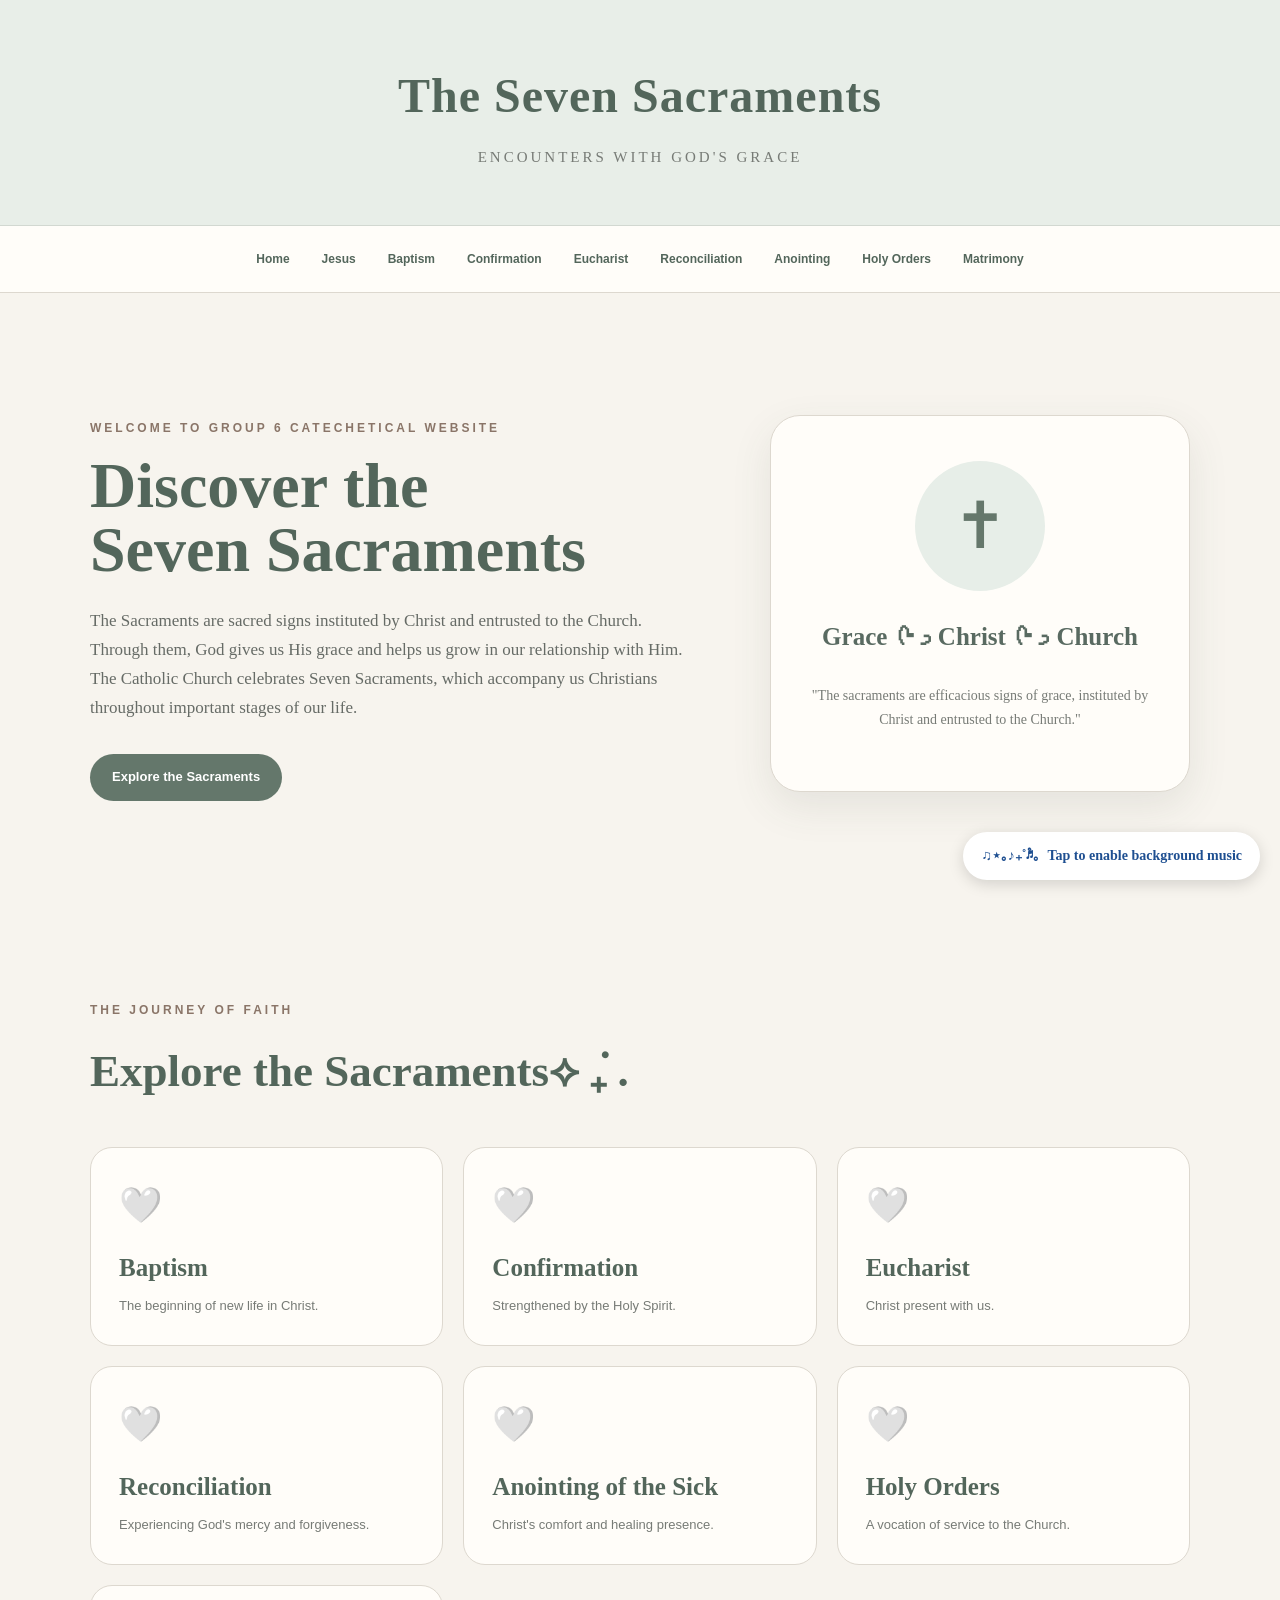
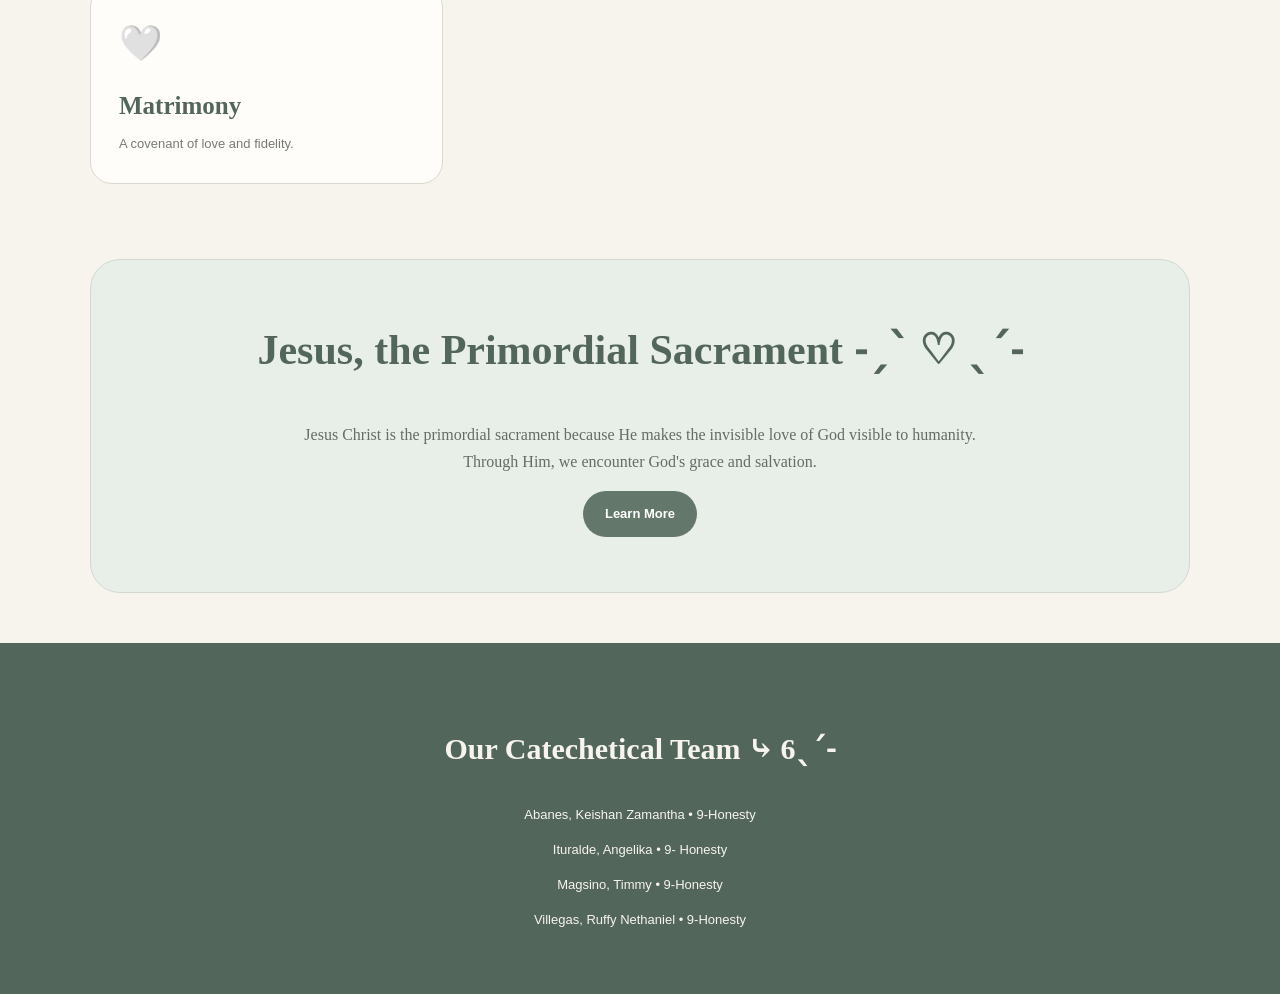
<file: index.html>
<!DOCTYPE html>
<html lang="en">

<head>
    <meta charset="UTF-8">
    <meta name="viewport" content="width=device-width, initial-scale=1.0">

    <title>The Seven Sacraments</title>

    <link rel="stylesheet" href="styles.css">
</head>

<body>

<div id="musicPrompt">
    ♫⋆｡♪₊˚♬゚。Tap to enable background music
</div>

    <header>
        <h1>The Seven Sacraments</h1>

        <p>
            Encounters with God's Grace
        </p>
    </header>


    <nav>
        <a href="index.html">Home</a>
        <a href="jesus.html">Jesus</a>
        <a href="baptism.html">Baptism</a>
        <a href="confirmation.html">Confirmation</a>
        <a href="eucharist.html">Eucharist</a>
        <a href="reconciliation.html">Reconciliation</a>
        <a href="anointing.html">Anointing</a>
        <a href="orders.html">Holy Orders</a>
        <a href="matrimony.html">Matrimony</a>
    </nav>


    <main>

        <section class="hero">

            <div class="hero-text">

                <p class="small-title">
                    WELCOME TO GROUP 6 CATECHETICAL WEBSITE
                </p>

                <h2>
                    Discover the<br>
                    Seven Sacraments
                </h2>

                <p>
                    The Sacraments are sacred signs instituted by Christ and entrusted to the Church. 
Through them, God gives us His grace and helps us grow in our relationship with Him. 
	The Catholic Church celebrates Seven Sacraments, which accompany us Christians throughout important stages of our life.
                </p>

                <a class="button" href="#sacraments">
                    Explore the Sacraments
                </a>

            </div>


            <div class="hero-card">

                <div class="cross">
                    ✝
                </div>

                <h3>
                   Grace ᢉ𐭩 Christ ᢉ𐭩 Church
                </h3>

                <p>
                    "The sacraments are efficacious signs of grace,
                    instituted by Christ and entrusted to the Church."
                </p>

            </div>

        </section>


        <section id="sacraments">

            <p class="small-title">
                THE JOURNEY OF FAITH
            </p>

            <h2>
                Explore the Sacraments⟡ ݁₊ .
            </h2>

            <div class="sacrament-grid">

                <a href="baptism.html" class="sacrament-card">
                   <span>🤍</span>
                    <h3>Baptism</h3>
                    <p>The beginning of new life in Christ.</p>
                </a>


                <a href="confirmation.html" class="sacrament-card">
                    <span>🤍</span>
                    <h3>Confirmation</h3>
                    <p>Strengthened by the Holy Spirit.</p>
                </a>


                <a href="eucharist.html" class="sacrament-card">
                  <span>🤍</span>
                    <h3>Eucharist</h3>
                    <p>Christ present with us.</p>
                </a>


                <a href="reconciliation.html" class="sacrament-card">
                   <span>🤍</span>
                    <h3>Reconciliation</h3>
                    <p>Experiencing God's mercy and forgiveness.</p>
                </a>


                <a href="anointing.html" class="sacrament-card">
                    <span>🤍</span>
                    <h3>Anointing of the Sick</h3>
                    <p>Christ's comfort and healing presence.</p>
                </a>


                <a href="holy-orders.html" class="sacrament-card">
                  <span>🤍</span>
                    <h3>Holy Orders</h3>
                    <p>A vocation of service to the Church.</p>
                </a>


                <a href="matrimony.html" class="sacrament-card">
                   <span>🤍</span>
                    <h3>Matrimony</h3>
                    <p>A covenant of love and fidelity.</p>
                </a>

            </div>

        </section>


        <section class="about">

            <h2>
                Jesus, the Primordial Sacrament ˗ˏˋ ♡ ˎˊ˗
            </h2>

            <p>
                Jesus Christ is the primordial sacrament because
                He makes the invisible love of God visible to humanity.
                Through Him, we encounter God's grace and salvation.
            </p>

            <a class="button" href="jesus.html">
                Learn More
            </a>

        </section>

    </main>


    <footer>

        <h3>
            Our Catechetical Team ⤷ 6ˎˊ˗
        </h3>

        <p>
            Abanes, Keishan Zamantha • 9-Honesty
        </p>

        <p>
            Ituralde, Angelika • 9- Honesty
        </p>

        <p>
            Magsino, Timmy • 9-Honesty
        </p>

        <p>
            Villegas, Ruffy Nethaniel • 9-Honesty
        </p>
    </footer>

<!-- BACKGROUND MUSIC -->
<audio id="backgroundMusic" loop preload="auto">
    <source src="Awit ng Paghahangad Instrumental.mp3" type="audio/mpeg">
</audio>

<script>
const music = document.getElementById("backgroundMusic");

// Remember where the song was
const savedTime = localStorage.getItem("musicTime");

if (savedTime) {
    music.currentTime = parseFloat(savedTime);
}

// Start music after the first interaction
function startMusic() {
    music.play().then(() => {
        const prompt = document.getElementById("musicPrompt");

        if (prompt) {
            prompt.style.display = "none";
        }

        localStorage.setItem("musicEnabled", "true");
    }).catch(() => {});
}

document.addEventListener("click", startMusic);
document.addEventListener("touchstart", startMusic);

// Save the current position regularly
setInterval(() => {
    if (!music.paused) {
        localStorage.setItem("musicTime", music.currentTime);
    }
}, 200);

// Save the exact position before leaving the page
window.addEventListener("beforeunload", () => {
    localStorage.setItem("musicTime", music.currentTime);
});
</script>


<!-- YOUTUBE VIDEO CONTROL -->
<script src="https://www.youtube.com/iframe_api"></script>

<script>
let players = [];

function onYouTubeIframeAPIReady() {
    document.querySelectorAll("iframe[src*='youtube.com/embed/']").forEach((iframe) => {
        players.push(new YT.Player(iframe, {
            events: {
                onStateChange: function(event) {
                    const music = document.getElementById("backgroundMusic");

                    if (event.data === YT.PlayerState.PLAYING) {
                        music.pause();
                    }

                    if (
                        event.data === YT.PlayerState.ENDED ||
                        event.data === YT.PlayerState.PAUSED
                    ) {
                        music.play().catch(() => {});
                    }
                }
            }
        }));
    });
}

document.addEventListener("visibilitychange", () => {
    if (document.hidden) {
        music.pause();
    }
});

window.addEventListener("pagehide", () => {
    music.pause();
});

</script>

</body>
</html>
</file>
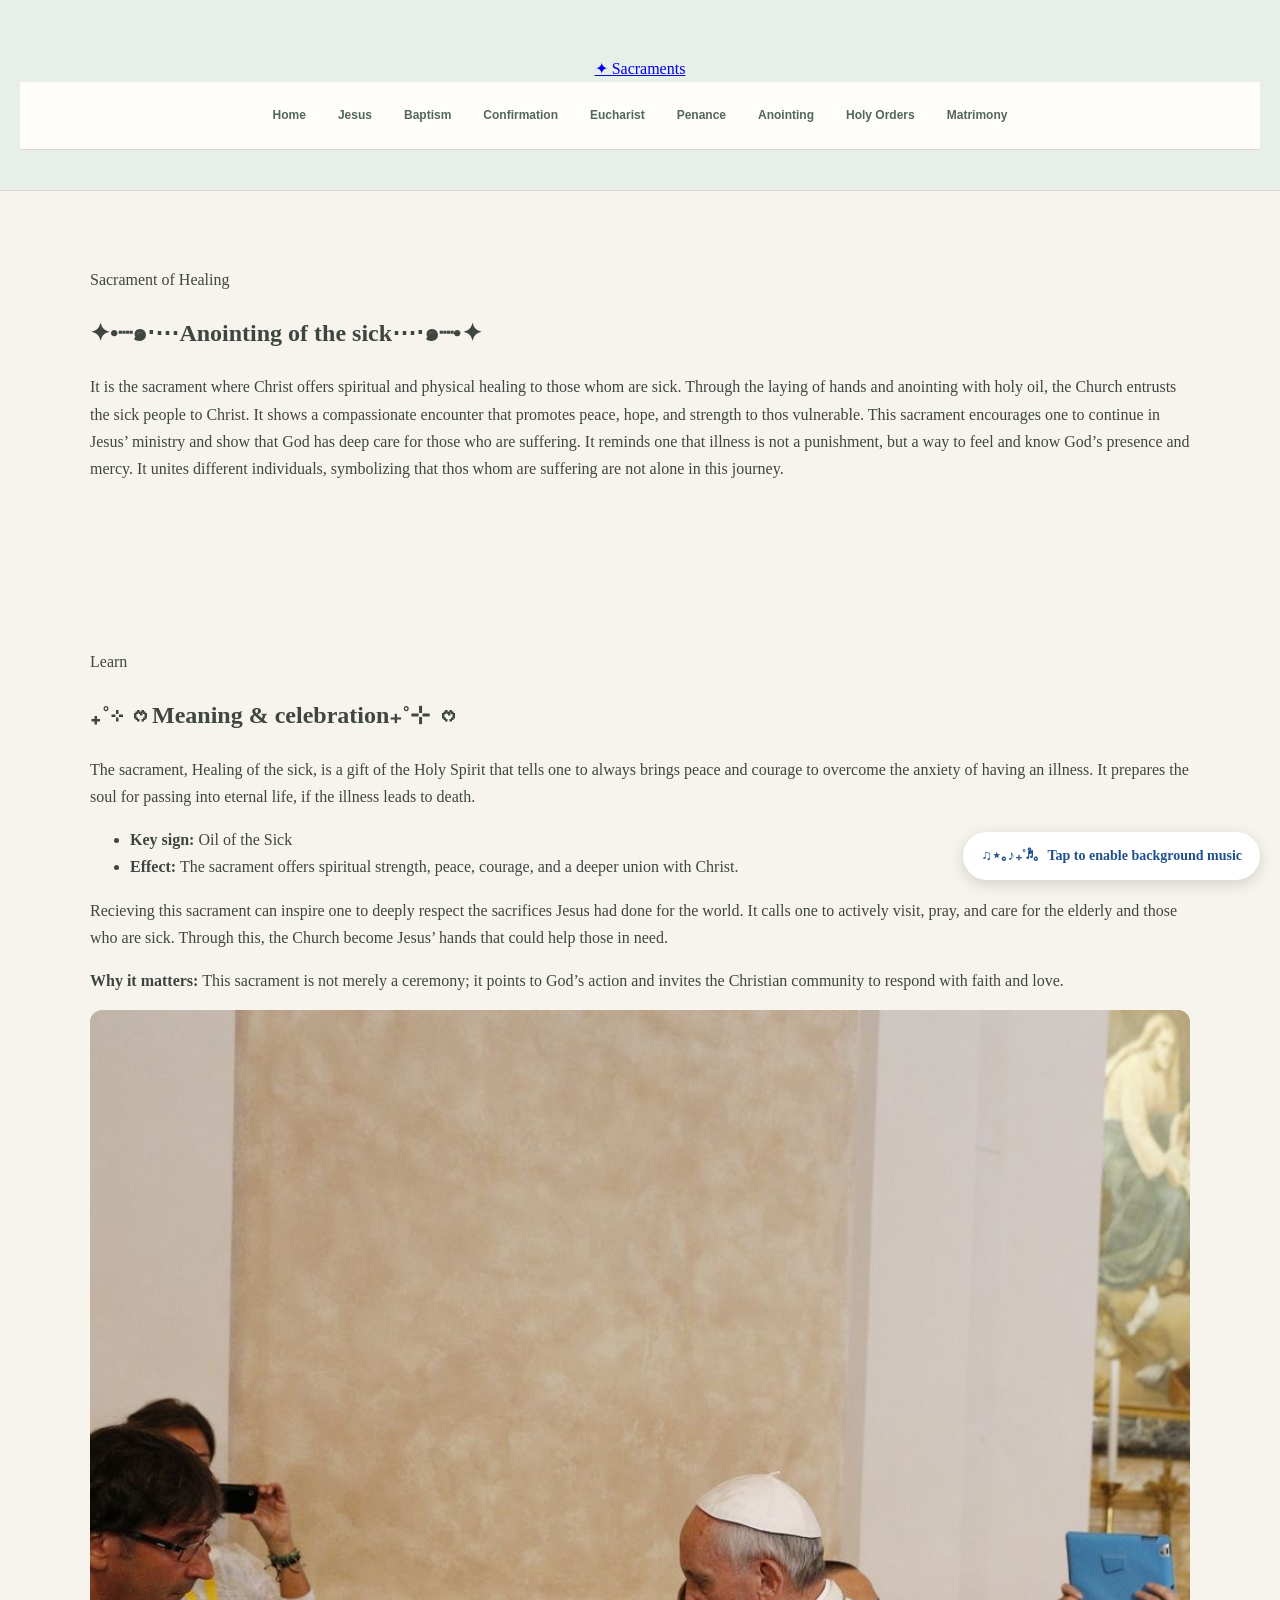
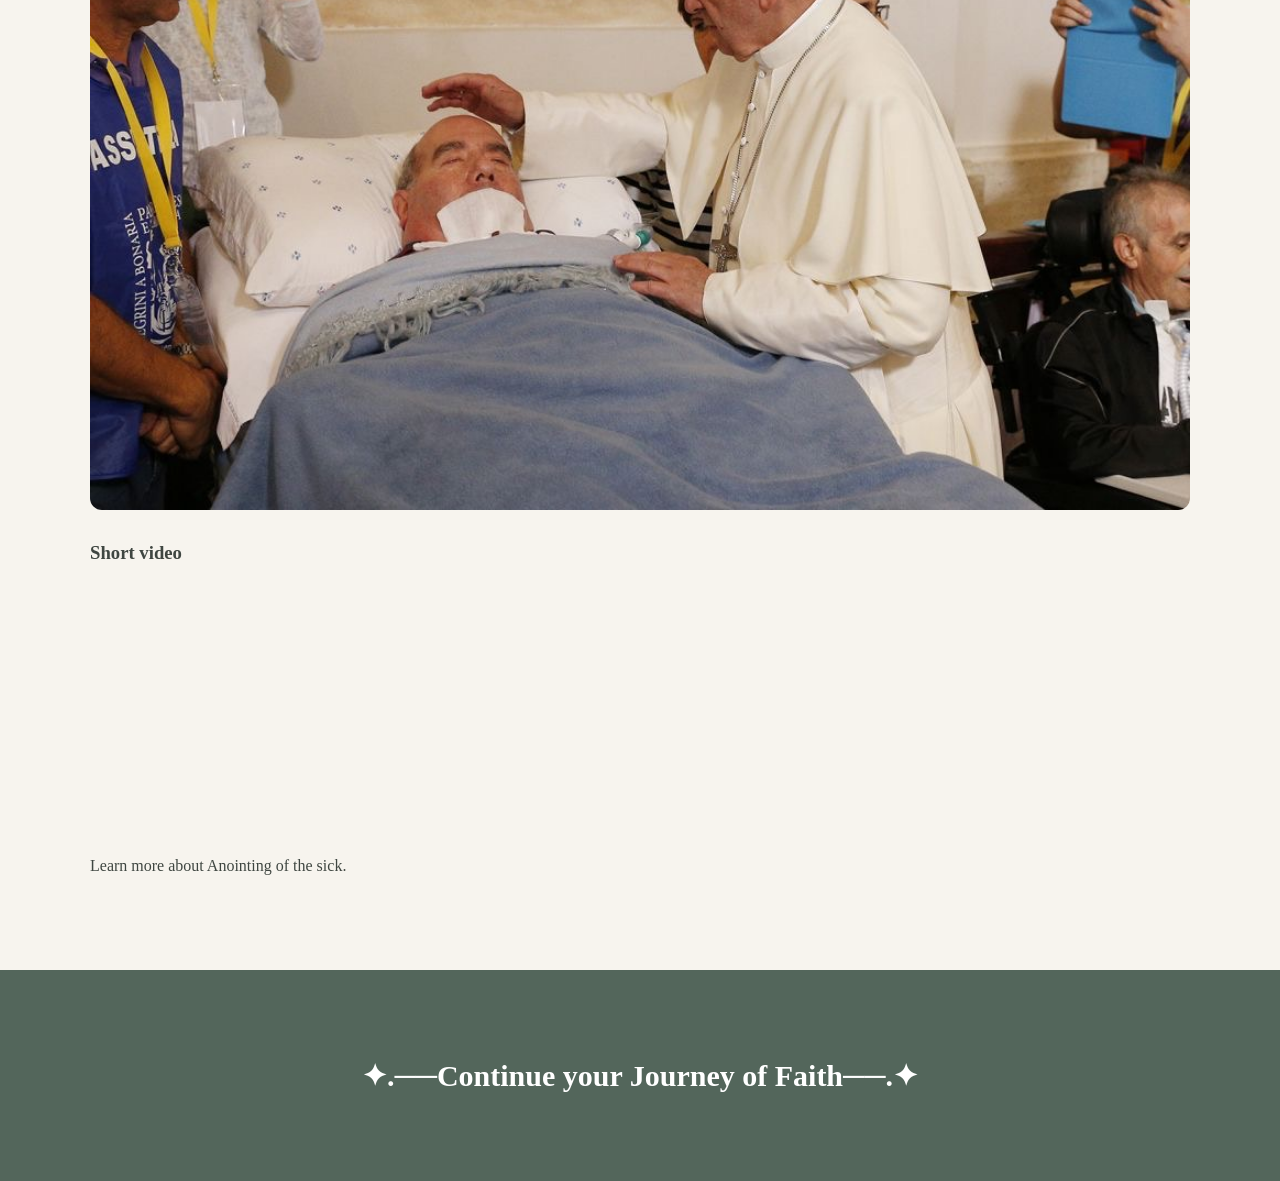
<file: anointing.html>
<!DOCTYPE html>
<html lang="en">
<head>
<meta charset="UTF-8"><meta name="viewport" content="width=device-width, initial-scale=1.0">
<title>Anointing of the Sick | Sacraments</title><link rel="stylesheet" href="styles.css">
</head>
<body>

<div id="musicPrompt">
    ♫⋆｡♪₊˚♬゚。Tap to enable background music
</div>

<header><div class="container nav"><a class="brand" href="index.html">✦ Sacraments</a><nav>
<a href="index.html">Home</a>
<a href="jesus.html">Jesus</a>
<a href="baptism.html">Baptism</a>
<a href="confirmation.html">Confirmation</a>
<a href="eucharist.html">Eucharist</a>
<a href="reconciliation.html">Penance</a>
<a href="anointing.html">Anointing</a>
<a href="orders.html">Holy Orders</a>
<a href="matrimony.html">Matrimony</a>
</nav></div></header>

<main>
<section class="page-hero"><div class="container"><div class="hero-mini">
<div><div class="kicker">Sacrament of Healing</div><h1>✦•┈๑⋅⋯Anointing of the sick⋯⋅๑┈•✦</h1>
<p class="lead">It is the sacrament where Christ offers spiritual and physical healing to those whom are sick. Through the laying of hands and anointing with holy oil, the Church entrusts the sick people to Christ. It shows a compassionate encounter that promotes peace, hope, and strength to thos vulnerable.

This sacrament encourages one to continue in Jesus’ ministry and show that God has deep care for those who are suffering. It reminds one that illness is not a punishment, but a way to feel and know God’s presence and mercy. It unites different individuals, symbolizing that thos whom are suffering are not alone in this journey.</p></div>
</div></div></section>
<section class="section"><div class="container detail">
<div class="info-box"><div class="kicker">Learn</div><h2>₊˚⊹ ᰔMeaning & celebration₊˚⊹ ᰔ</h2>
<p>The sacrament, Healing of the sick, is a gift of the Holy Spirit that tells one to always brings peace and courage to overcome the anxiety of having an illness. It prepares the soul for passing into eternal life, if the illness leads to death.
</p>
<ul><li><strong>Key sign:</strong> Oil of the Sick</li><li><strong>Effect:</strong> The sacrament offers spiritual strength, peace, courage, and a deeper union with Christ.</li></ul>
<div class="quote">Recieving this sacrament can inspire one to deeply respect the sacrifices Jesus had done for the world. It calls one to actively visit, pray, and care for the elderly and those who are sick. Through this, the Church become Jesus’ hands that could help those in need.
</div>
<p><strong>Why it matters:</strong> This sacrament is not merely a ceremony; it points to God’s action and invites the Christian community to respond with faith and love.</p>
</div>
<div>
   <div class="icon">
  <img src="photo7.jpg" alt="photo 7">
</div>
<div class="media" style="margin-top:18px"><h3>Short video</h3>
 <iframe
    width="100%"
    height="240"
    style="border:0;border-radius:15px"
    src="https://www.youtube.com/embed/ksNW0us95Tw?enablejsapi=1"
    title="The Sacrament of the Holy Eucharist"
    allow="autoplay; encrypted-media"
    allowfullscreen>
</iframe>

    <p class="note">
        Learn more about Anointing of the sick.
    </p>

</div>
</div>
</div></section>
</main>


<footer>
 <div class="container footer-grid">
  <div><h3 style="color:#fff">✦.──Continue your Journey of Faith──.✦</h3>
</footer>

<!-- BACKGROUND MUSIC -->
<audio id="backgroundMusic" loop preload="auto">
    <source src="Awit ng Paghahangad Instrumental.mp3" type="audio/mpeg">
</audio>

<script>
const music = document.getElementById("backgroundMusic");

// Remember where the song was
const savedTime = localStorage.getItem("musicTime");

if (savedTime) {
    music.currentTime = parseFloat(savedTime);
}

// Start music after the first interaction
function startMusic() {
    music.play().then(() => {
        const prompt = document.getElementById("musicPrompt");

        if (prompt) {
            prompt.style.display = "none";
        }

        localStorage.setItem("musicEnabled", "true");
    }).catch(() => {});
}

document.addEventListener("click", startMusic);
document.addEventListener("touchstart", startMusic);

// Save the current position regularly
setInterval(() => {
    if (!music.paused) {
        localStorage.setItem("musicTime", music.currentTime);
    }
}, 200);

// Save the exact position before leaving the page
window.addEventListener("beforeunload", () => {
    localStorage.setItem("musicTime", music.currentTime);
});
</script>


<!-- YOUTUBE VIDEO CONTROL -->
<script src="https://www.youtube.com/iframe_api"></script>

<script>
let players = [];

function onYouTubeIframeAPIReady() {
    document.querySelectorAll("iframe[src*='youtube.com/embed/']").forEach((iframe) => {
        players.push(new YT.Player(iframe, {
            events: {
                onStateChange: function(event) {
                    const music = document.getElementById("backgroundMusic");

                    if (event.data === YT.PlayerState.PLAYING) {
                        music.pause();
                    }

                    if (
                        event.data === YT.PlayerState.ENDED ||
                        event.data === YT.PlayerState.PAUSED
                    ) {
                        music.play().catch(() => {});
                    }
                }
            }
        }));
    });
}

document.addEventListener("visibilitychange", () => {
    if (document.hidden) {
        music.pause();
    }
});

window.addEventListener("pagehide", () => {
    music.pause();
});

</script>

</body>
</html>
</file>
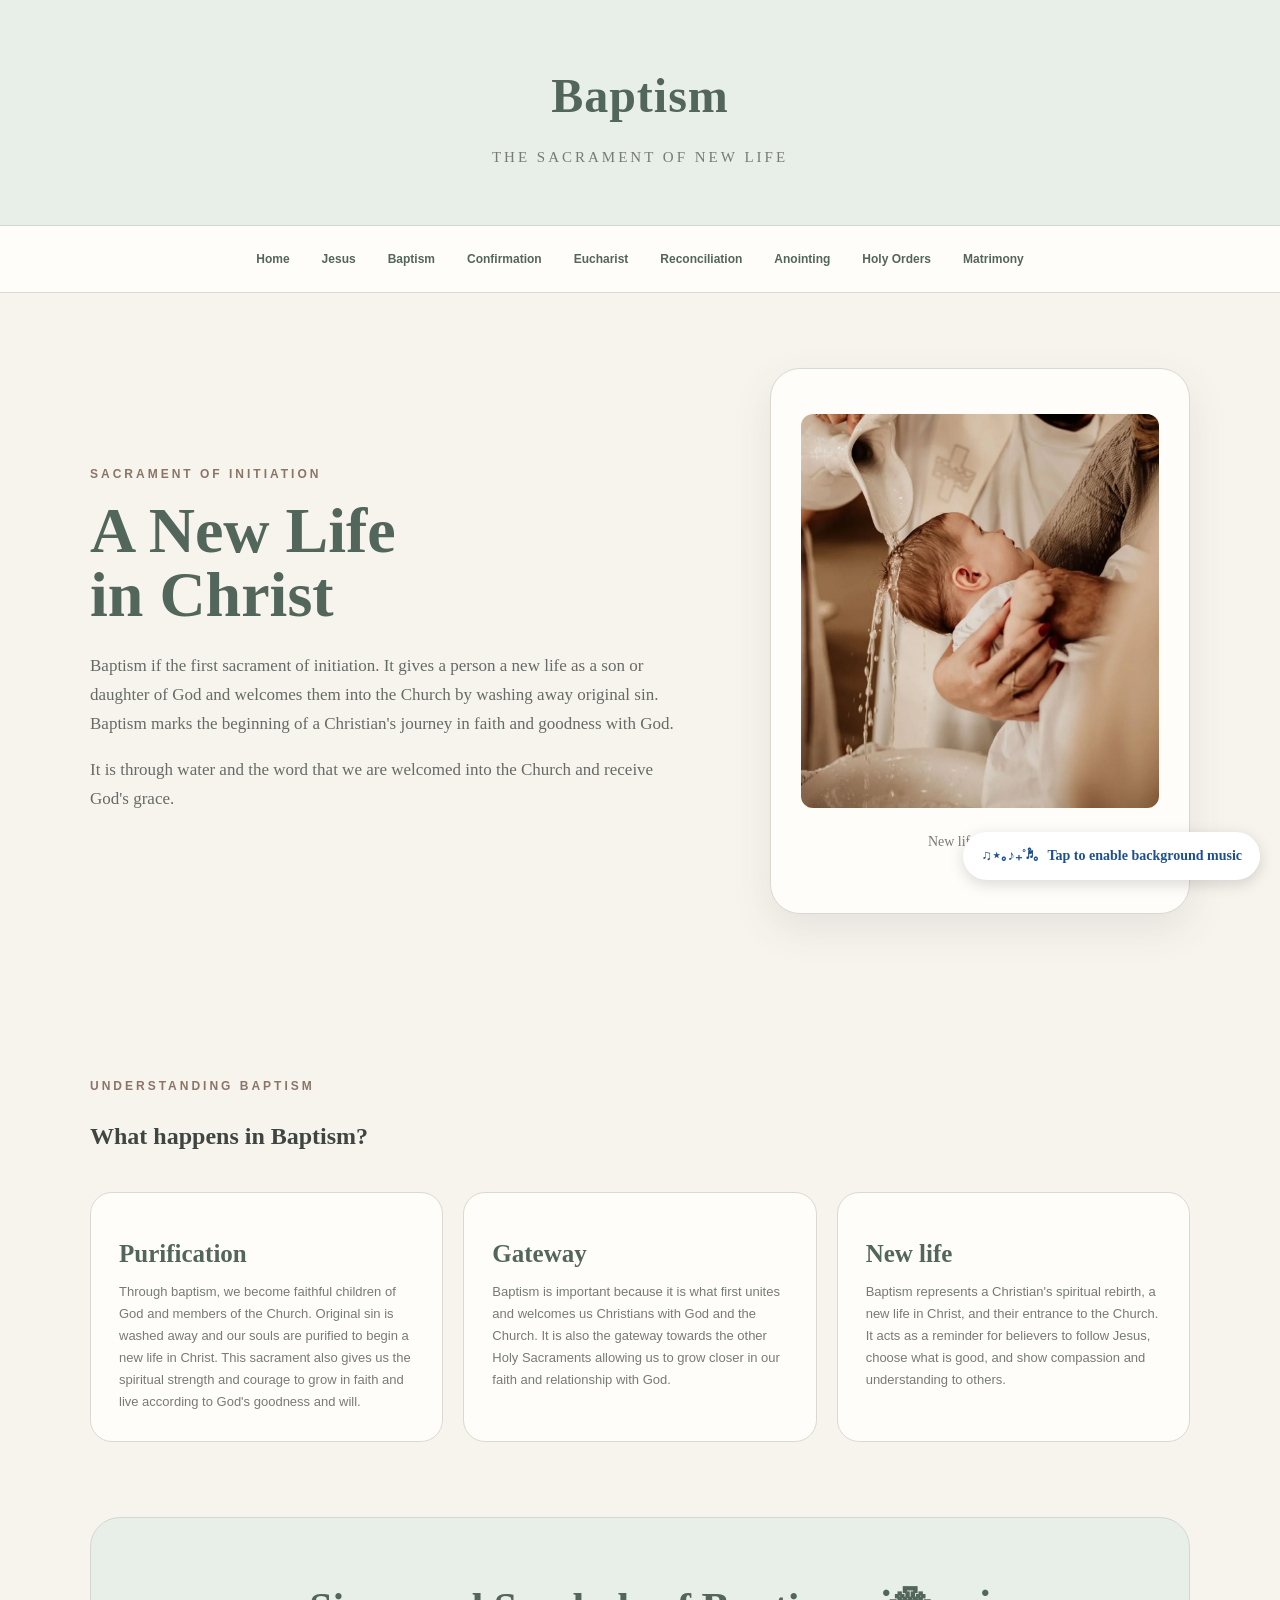
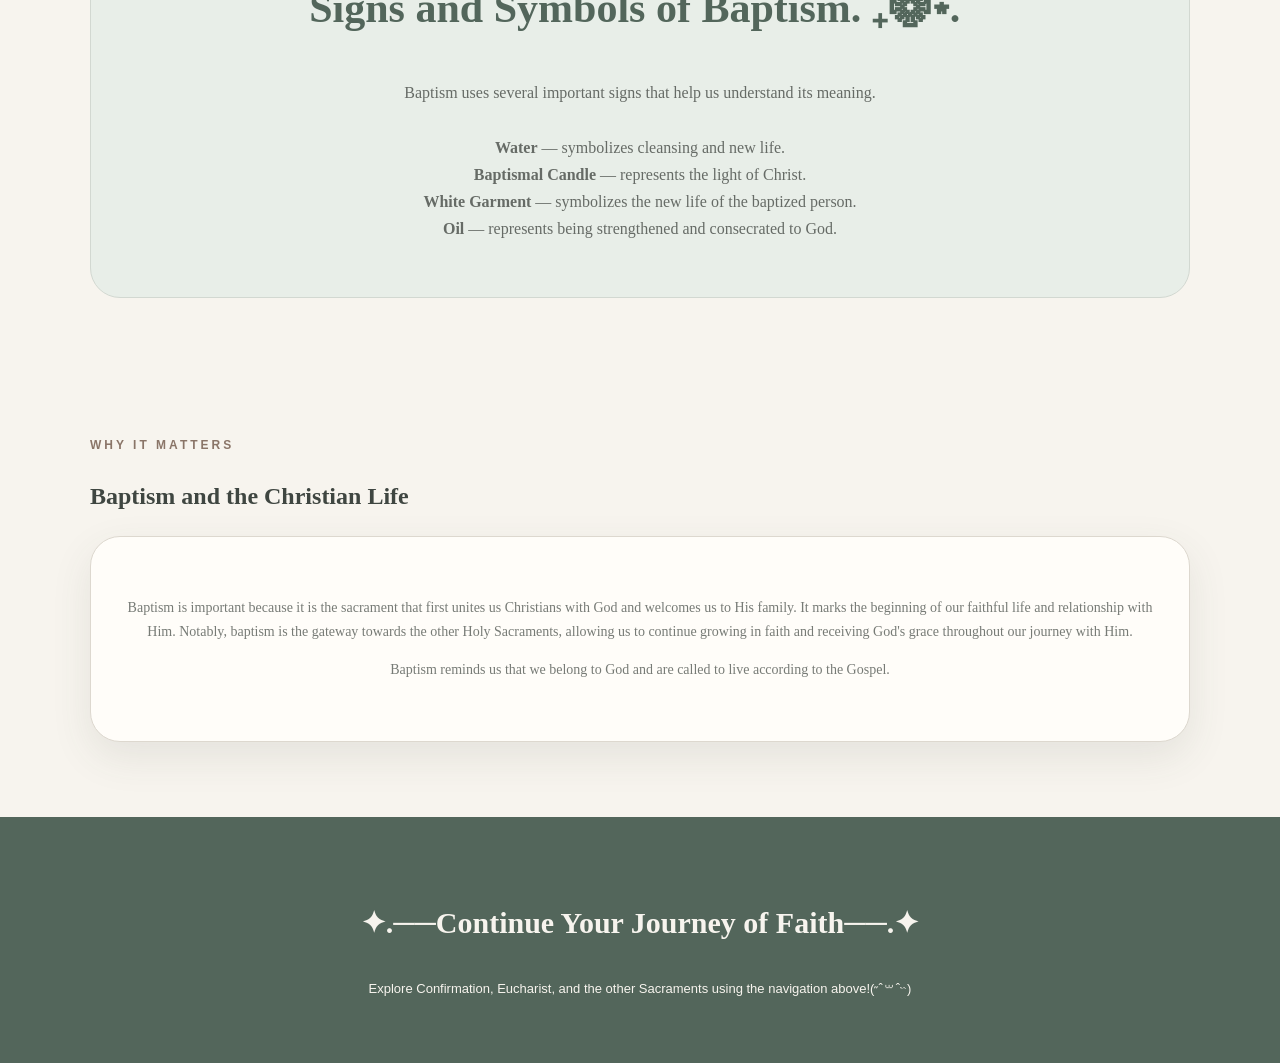
<file: baptism.html>
<!DOCTYPE html>
<html lang="en">

<head>

    <meta charset="UTF-8">

    <meta name="viewport" content="width=device-width, initial-scale=1.0">

    <title>Baptism | The Seven Sacraments</title>

    <link rel="stylesheet" href="styles.css">

</head>


<body>

<div id="musicPrompt">
    ♫⋆｡♪₊˚♬゚。Tap to enable background music
</div>

    <header>

        <h1>Baptism</h1>

        <p>
            The Sacrament of New Life
        </p>

    </header>


    <nav>

        <a href="index.html">Home</a>

        <a href="jesus.html">Jesus</a>

        <a href="baptism.html">Baptism</a>

        <a href="confirmation.html">Confirmation</a>

        <a href="eucharist.html">Eucharist</a>

        <a href="reconciliation.html">Reconciliation</a>

        <a href="anointing.html">Anointing</a>

        <a href="holy-orders.html">Holy Orders</a>

        <a href="matrimony.html">Matrimony</a>

    </nav>


    <main>


        <!-- INTRODUCTION -->

        <section class="hero">


            <div class="hero-text">

                <p class="small-title">
                    SACRAMENT OF INITIATION
                </p>


                <h2>
                    A New Life<br>
                    in Christ
                </h2>


                <p>
                    Baptism if the first sacrament of initiation. It gives a person a new life as a son or daughter of God and welcomes them into the Church by washing away original sin.  Baptism marks the beginning of a Christian's journey in faith and goodness with God.
					 </p>

                <p>
                    It is through water and the word that we are
                    welcomed into the Church and receive God's
                    grace.
                </p>


            </div>


            <div class="hero-card">


              <div class="icon">
  <img src="photo2.jpg" alt="photo 2">
</div>
              
                <p>
                    New life in Christ.
                </p>


            </div>


        </section>



        <!-- MEANING -->

        <section>


            <p class="small-title">
                UNDERSTANDING BAPTISM
            </p>


            <h2>
                What happens in Baptism?
            </h2>


            <div class="sacrament-grid">


                <div class="sacrament-card">

                    <h3>
                        Purification
                    </h3>

                    <p>
                        Through baptism, we become faithful children of God and members of the Church.
Original sin is washed away and our souls are purified to begin a new life in Christ. 
This sacrament also gives us the spiritual strength and courage to grow in faith and live according to God's goodness and will.
                    </p>

                </div>



                <div class="sacrament-card">


                    <h3>
                        Gateway
                    </h3>

                    <p>
                        Baptism is important because it is what first unites and welcomes us Christians with God and the Church. 
It is also the gateway towards the other Holy Sacraments allowing us to grow closer in our faith and relationship with God.

                    </p>

                </div>



                <div class="sacrament-card">


                    <h3>
                        New life
                    </h3>

                    <p>
                        Baptism represents a Christian's spiritual rebirth, a new life in Christ, and their entrance to the Church. 
It acts as a reminder for believers to follow Jesus, choose what is good, and show compassion and understanding to others.
                    </p>

                </div>


            </div>


        </section>



        <!-- SYMBOLS -->

        <section class="about">


            <h2>
                Signs and Symbols of Baptism. ݁₊᪥⋆. ݁
            </h2>


            <p>
                Baptism uses several important signs that help
                us understand its meaning.
            </p>


            <br>


            <p>
                 <strong>Water</strong> — symbolizes cleansing
                and new life.
            </p>


            <p>
                 <strong>Baptismal Candle</strong> — represents
                the light of Christ.
            </p>


            <p>
                 <strong>White Garment</strong> — symbolizes
                the new life of the baptized person.
            </p>


            <p>
                <strong>Oil</strong> — represents being
                strengthened and consecrated to God.
            </p>


        </section>



        <!-- IMPORTANCE -->

        <section>


            <p class="small-title">
                WHY IT MATTERS
            </p>


            <h2>
                Baptism and the Christian Life
            </h2>


            <div class="hero-card">


                <p>
                    Baptism is important because it is the sacrament that first unites us Christians with God and welcomes us to His family. 
It marks the beginning of our faithful life and relationship with Him. 
Notably, baptism is the gateway towards the other Holy Sacraments, allowing us to continue growing in faith and receiving God's grace throughout our journey with Him.
                </p>


                <p>
                    Baptism reminds us that we belong to God
                    and are called to live according to the
                    Gospel.
                </p>


            </div>


        </section>


    </main>



    <footer>


        <h3>
           ✦.──Continue Your Journey of Faith──.✦
        </h3>


        <p>
            Explore Confirmation, Eucharist, and the other
            Sacraments using the navigation above!(˶ˆ꒳ˆ˵)
        </p>

    </footer>
<!-- BACKGROUND MUSIC -->
<audio id="backgroundMusic" loop preload="auto">
    <source src="Awit ng Paghahangad Instrumental.mp3" type="audio/mpeg">
</audio>

<script>
const music = document.getElementById("backgroundMusic");

// Remember where the song was
const savedTime = localStorage.getItem("musicTime");

if (savedTime) {
    music.currentTime = parseFloat(savedTime);
}

// Start music after the first interaction
function startMusic() {
    music.play().then(() => {
        const prompt = document.getElementById("musicPrompt");

        if (prompt) {
            prompt.style.display = "none";
        }

        localStorage.setItem("musicEnabled", "true");
    }).catch(() => {});
}

document.addEventListener("click", startMusic);
document.addEventListener("touchstart", startMusic);

// Save the current position regularly
setInterval(() => {
    if (!music.paused) {
        localStorage.setItem("musicTime", music.currentTime);
    }
}, 200);

// Save the exact position before leaving the page
window.addEventListener("beforeunload", () => {
    localStorage.setItem("musicTime", music.currentTime);
});
</script>


<!-- YOUTUBE VIDEO CONTROL -->
<script src="https://www.youtube.com/iframe_api"></script>

<script>
let players = [];

function onYouTubeIframeAPIReady() {
    document.querySelectorAll("iframe[src*='youtube.com/embed/']").forEach((iframe) => {
        players.push(new YT.Player(iframe, {
            events: {
                onStateChange: function(event) {
                    const music = document.getElementById("backgroundMusic");

                    if (event.data === YT.PlayerState.PLAYING) {
                        music.pause();
                    }

                    if (
                        event.data === YT.PlayerState.ENDED ||
                        event.data === YT.PlayerState.PAUSED
                    ) {
                        music.play().catch(() => {});
                    }
                }
            }
        }));
    });
}

document.addEventListener("visibilitychange", () => {
    if (document.hidden) {
        music.pause();
    }
});

window.addEventListener("pagehide", () => {
    music.pause();
});

</script>

</body>

</html>
</file>
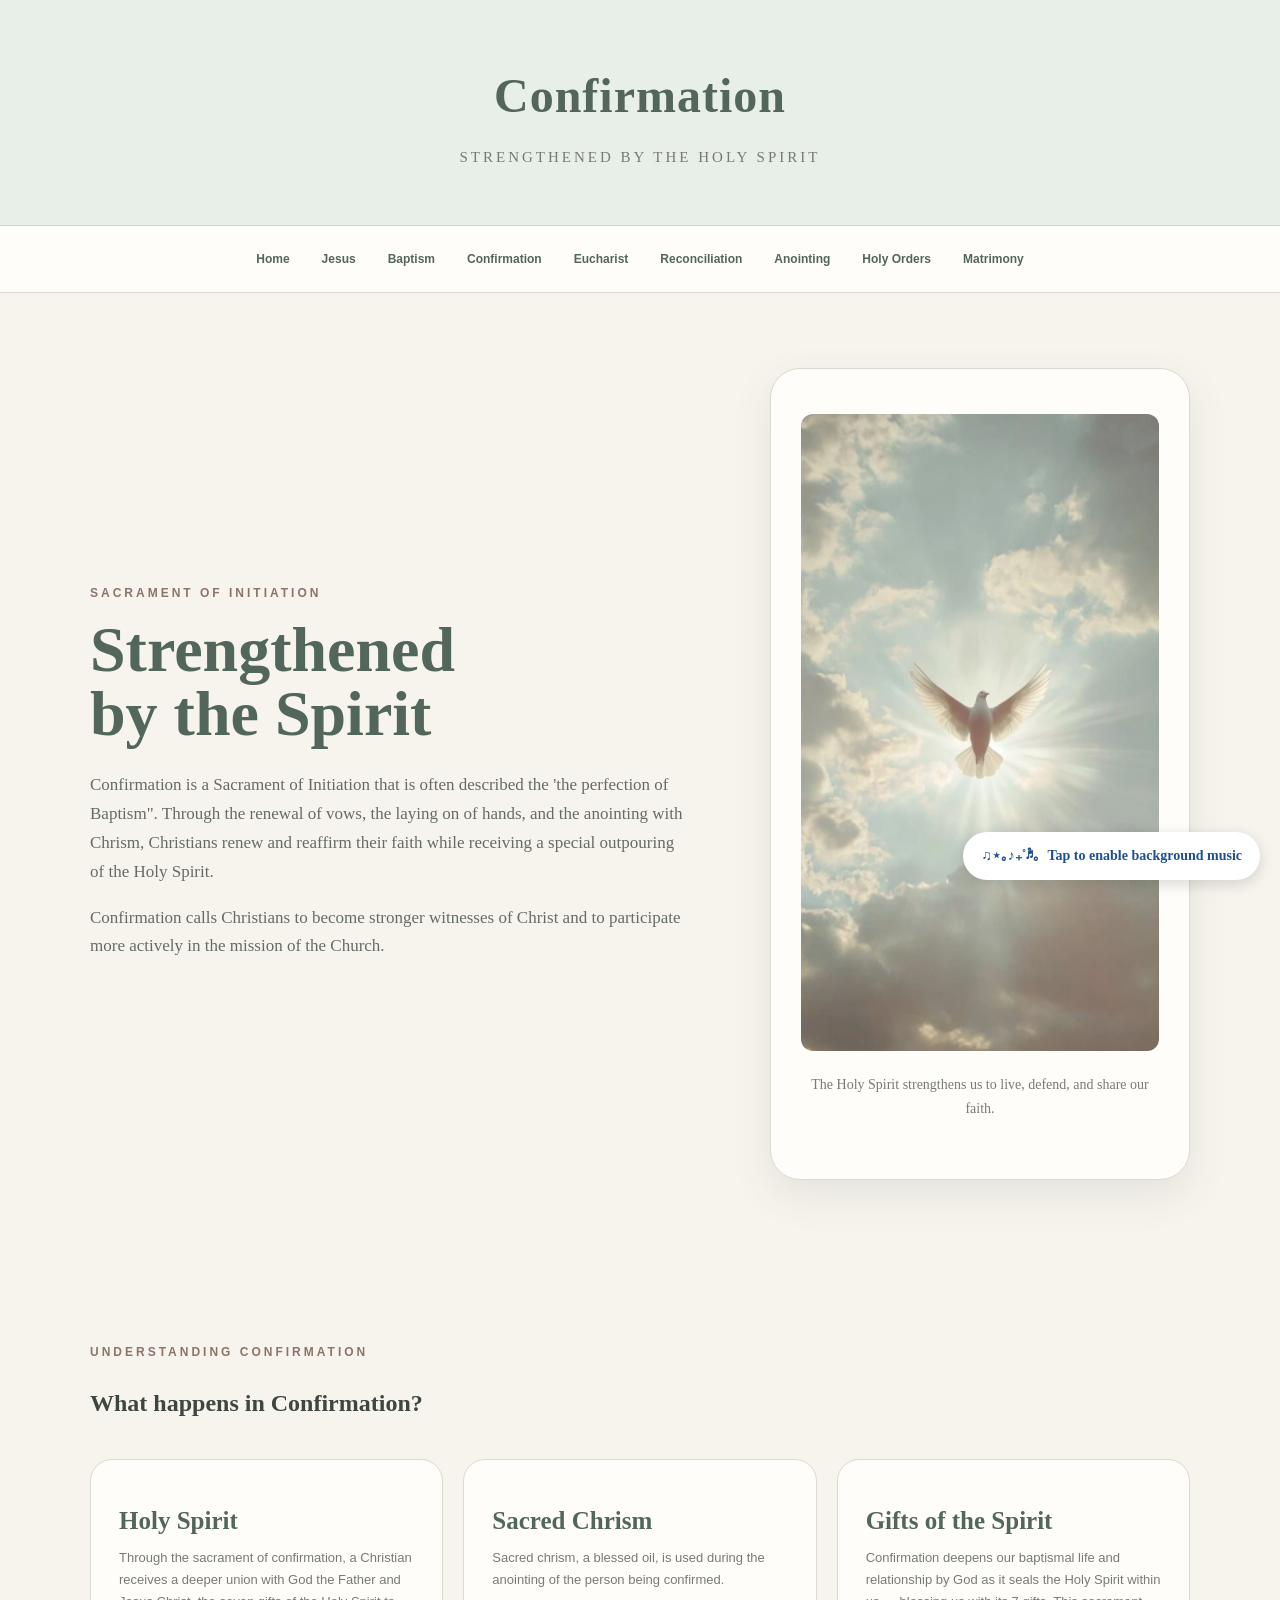
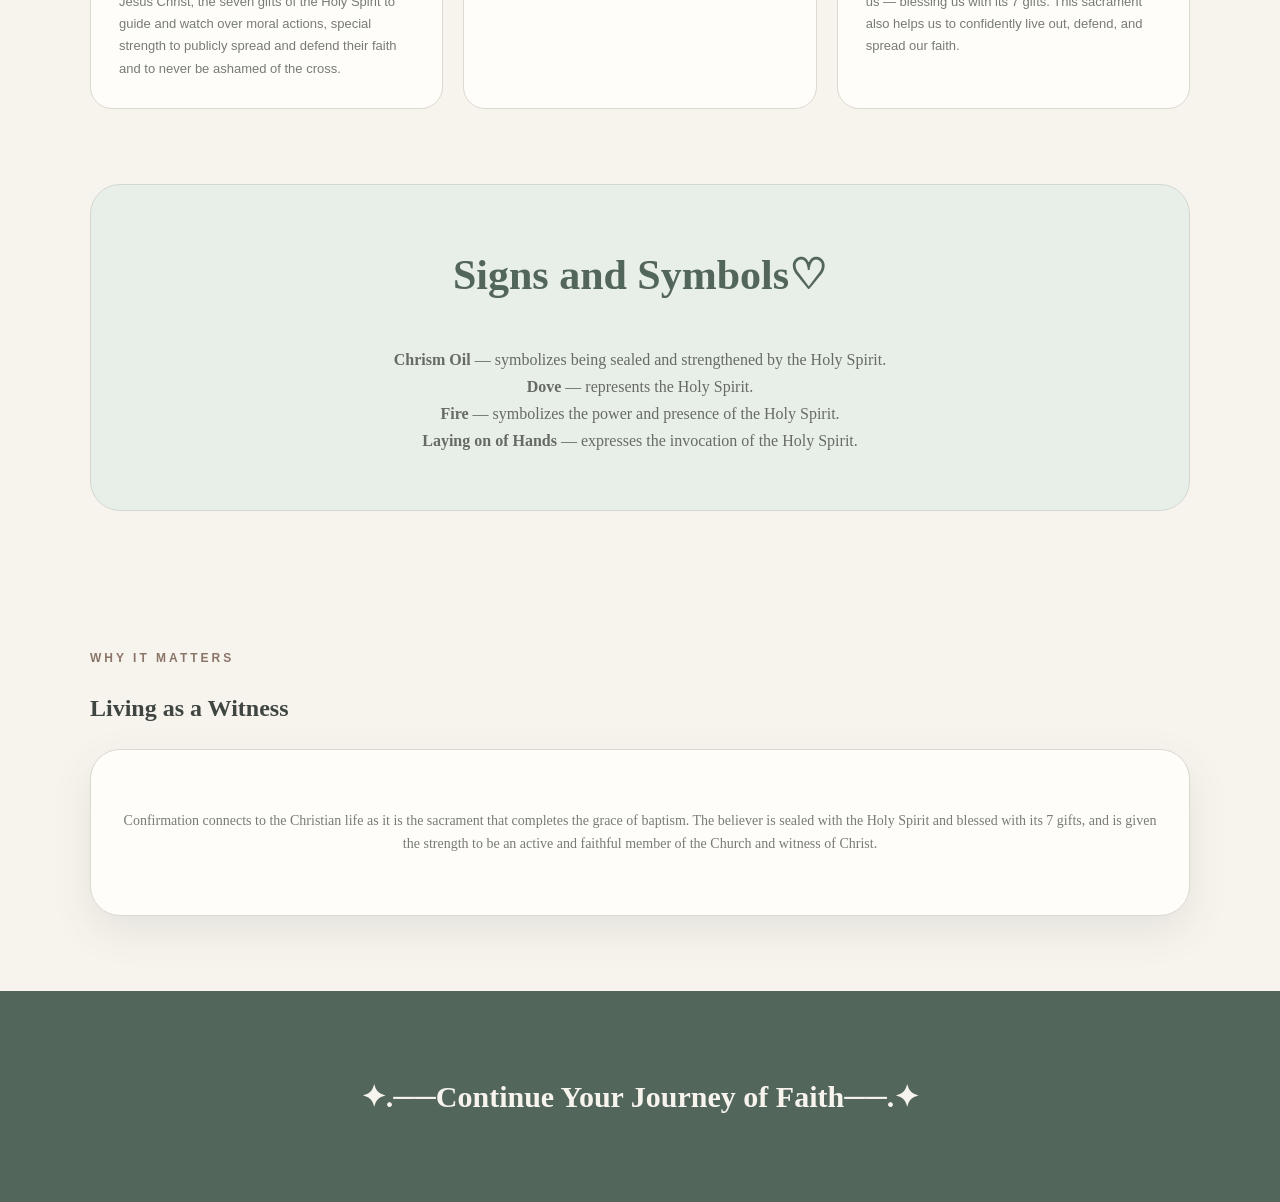
<file: confirmation.html>
<!DOCTYPE html>
<html lang="en">

<head>

    <meta charset="UTF-8">

    <meta name="viewport" content="width=device-width, initial-scale=1.0">

    <title>Confirmation | The Seven Sacraments</title>

    <link rel="stylesheet" href="styles.css">

</head>


<body>
<div id="musicPrompt">
    ♫⋆｡♪₊˚♬゚。Tap to enable background music
</div>

    <header>

        <h1>Confirmation</h1>

        <p>
            Strengthened by the Holy Spirit
        </p>

    </header>


    <nav>

        <a href="index.html">Home</a>

        <a href="jesus.html">Jesus</a>

        <a href="baptism.html">Baptism</a>

        <a href="confirmation.html">Confirmation</a>

        <a href="eucharist.html">Eucharist</a>

        <a href="reconciliation.html">Reconciliation</a>

        <a href="anointing.html">Anointing</a>

        <a href="holy-orders.html">Holy Orders</a>

        <a href="matrimony.html">Matrimony</a>

    </nav>


    <main>


        <!-- INTRODUCTION -->

        <section class="hero">


            <div class="hero-text">

                <p class="small-title">
                    SACRAMENT OF INITIATION
                </p>


                <h2>
                    Strengthened<br>
                    by the Spirit
                </h2>


                <p>
                    Confirmation is a Sacrament of Initiation that is often described the 'the perfection of Baptism". 
Through the renewal of vows, the laying on of hands, and 
the anointing with Chrism, Christians renew and reaffirm their faith while receiving a special outpouring of the Holy Spirit.
                </p>


                <p>
                    Confirmation calls Christians to become
                    stronger witnesses of Christ and to participate
                    more actively in the mission of the Church.
                </p>


            </div>


            <div class="hero-card">

<div class="icon">
  <img src="photo3.jpg" alt="photo 3">
</div>


                <p>
                    The Holy Spirit strengthens us to live,
                    defend, and share our faith.
                </p>


            </div>


        </section>



        <!-- MEANING -->

        <section>


            <p class="small-title">
                UNDERSTANDING CONFIRMATION
            </p>


            <h2>
                What happens in Confirmation?
            </h2>


            <div class="sacrament-grid">


                <div class="sacrament-card">

                

                    <h3>
                        Holy Spirit
                    </h3>

                    <p>
              Through the sacrament of confirmation, a Christian receives a deeper union with God the Father and Jesus Christ, the seven gifts of the Holy Spirit to guide and watch over moral actions, special strength to publicly spread and defend their faith and to never be ashamed of the cross.  
                    </p>

                </div>



                <div class="sacrament-card">

                  
                    <h3>
                        Sacred Chrism
                    </h3>

                    <p>
                        Sacred chrism, a blessed oil, is used
                        during the anointing of the person being
                        confirmed.
                    </p>

                </div>



                <div class="sacrament-card">


                    <h3>
                        Gifts of the Spirit
                    </h3>

                    <p>
                        Confirmation deepens our baptismal life and relationship by God as it seals the Holy Spirit within us — blessing us with its 7 gifts. This sacrament also helps us to confidently live out, defend, and spread our faith. 
                    </p>

                </div>


            </div>


        </section>



        <!-- SIGNS -->

        <section class="about">


            <h2>
                Signs and Symbols♡
            </h2>


            <p>
                 <strong>Chrism Oil</strong> — symbolizes being
                sealed and strengthened by the Holy Spirit.
            </p>


            <p>
                 <strong>Dove</strong> — represents the
                Holy Spirit.
            </p>


            <p>
                 <strong>Fire</strong> — symbolizes the power
                and presence of the Holy Spirit.
            </p>


            <p>
                 <strong>Laying on of Hands</strong> —
                expresses the invocation of the Holy Spirit.
            </p>


        </section>



        <!-- EFFECT -->

        <section>


            <p class="small-title">
                WHY IT MATTERS
            </p>


            <h2>
                Living as a Witness
            </h2>


            <div class="hero-card">


                <p>
                    Confirmation connects to the Christian life as it is the sacrament that completes the grace of baptism. The believer is sealed with the Holy Spirit and blessed with its 7 gifts, and is given the strength to be an active and faithful member of the Church and witness of Christ.
                </p>
 

            </div>


        </section>


    </main>



    <footer>


        <h3>
            ✦.──Continue Your Journey of Faith──.✦
        </h3>


    </footer>

<!-- BACKGROUND MUSIC -->
<audio id="backgroundMusic" loop preload="auto">
    <source src="Awit ng Paghahangad Instrumental.mp3" type="audio/mpeg">
</audio>

<script>
const music = document.getElementById("backgroundMusic");

// Remember where the song was
const savedTime = localStorage.getItem("musicTime");

if (savedTime) {
    music.currentTime = parseFloat(savedTime);
}

// Start music after the first interaction
function startMusic() {
    music.play().then(() => {
        const prompt = document.getElementById("musicPrompt");

        if (prompt) {
            prompt.style.display = "none";
        }

        localStorage.setItem("musicEnabled", "true");
    }).catch(() => {});
}

document.addEventListener("click", startMusic);
document.addEventListener("touchstart", startMusic);

// Save the current position regularly
setInterval(() => {
    if (!music.paused) {
        localStorage.setItem("musicTime", music.currentTime);
    }
}, 200);

// Save the exact position before leaving the page
window.addEventListener("beforeunload", () => {
    localStorage.setItem("musicTime", music.currentTime);
});
</script>


<!-- YOUTUBE VIDEO CONTROL -->
<script src="https://www.youtube.com/iframe_api"></script>

<script>
let players = [];

function onYouTubeIframeAPIReady() {
    document.querySelectorAll("iframe[src*='youtube.com/embed/']").forEach((iframe) => {
        players.push(new YT.Player(iframe, {
            events: {
                onStateChange: function(event) {
                    const music = document.getElementById("backgroundMusic");

                    if (event.data === YT.PlayerState.PLAYING) {
                        music.pause();
                    }

                    if (
                        event.data === YT.PlayerState.ENDED ||
                        event.data === YT.PlayerState.PAUSED
                    ) {
                        music.play().catch(() => {});
                    }
                }
            }
        }));
    });
}

document.addEventListener("visibilitychange", () => {
    if (document.hidden) {
        music.pause();
    }
});

window.addEventListener("pagehide", () => {
    music.pause();
});

</script>

</body>
</html>
</file>
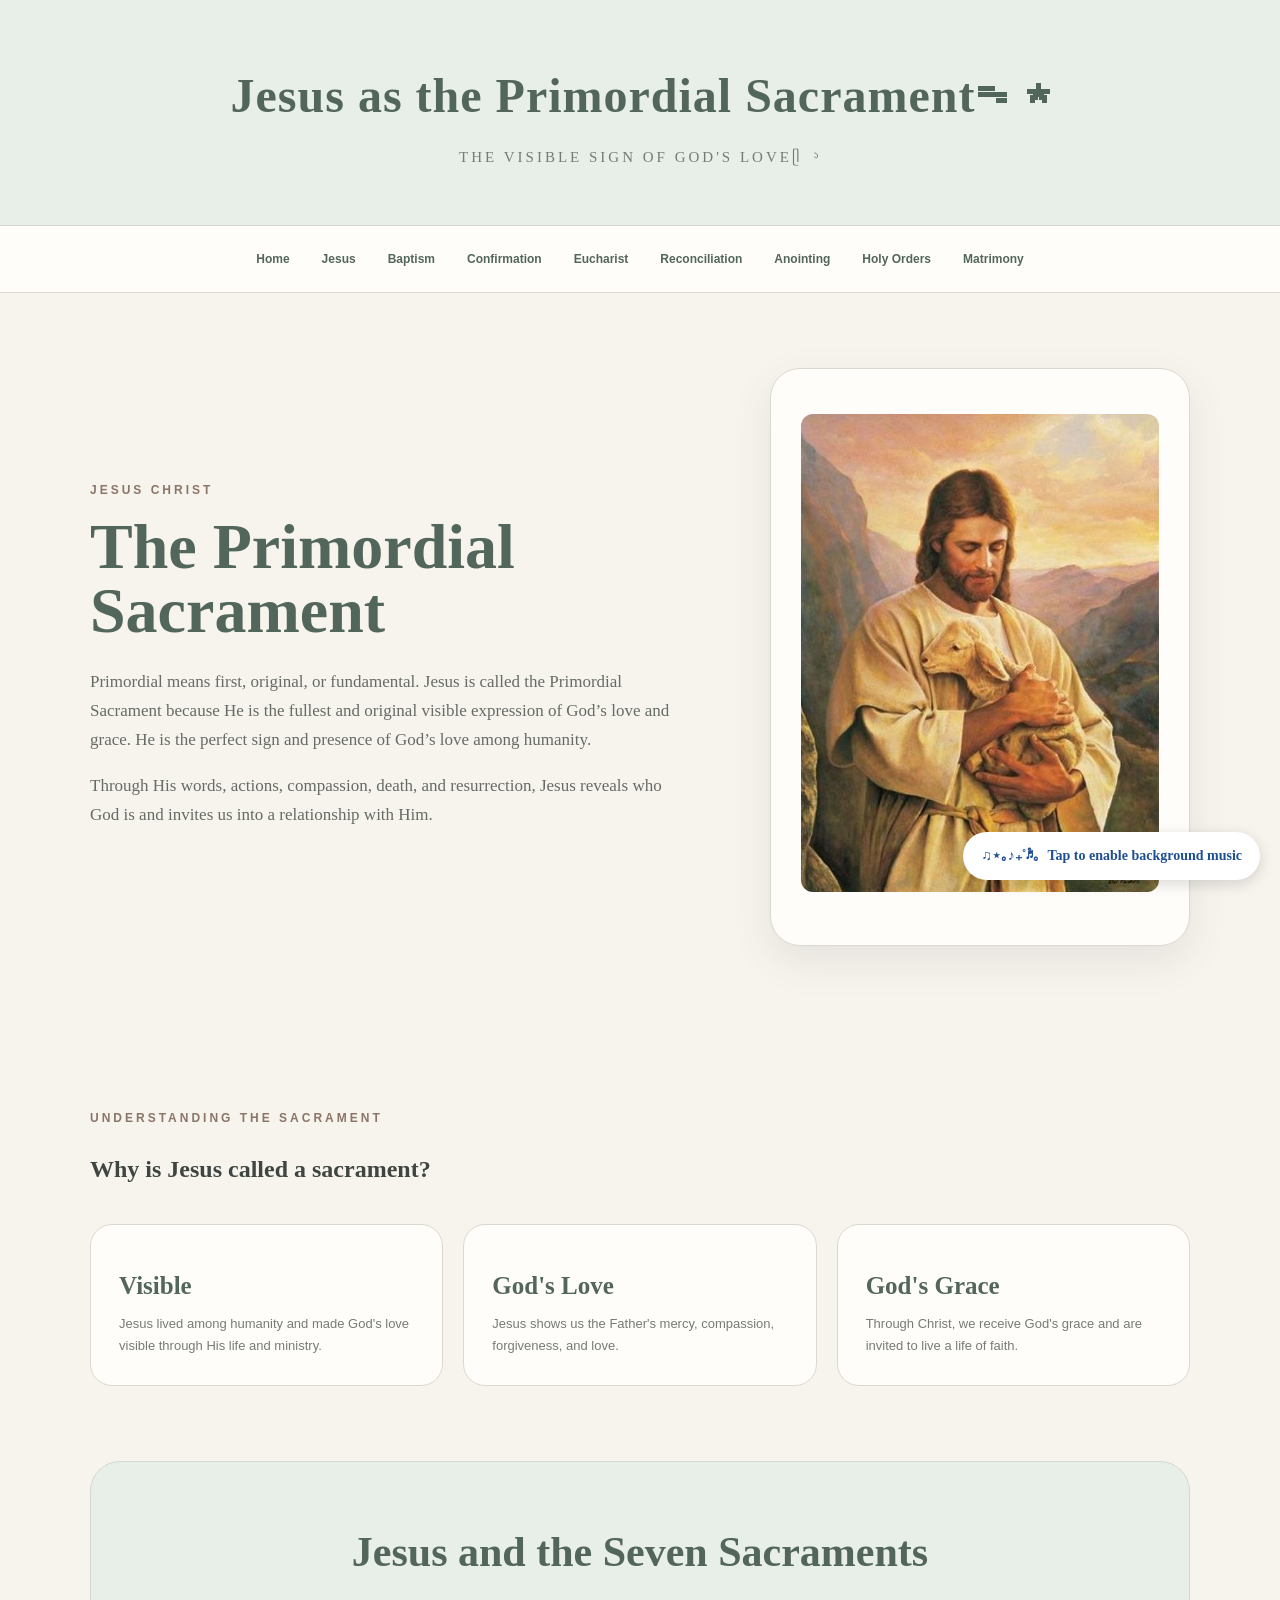
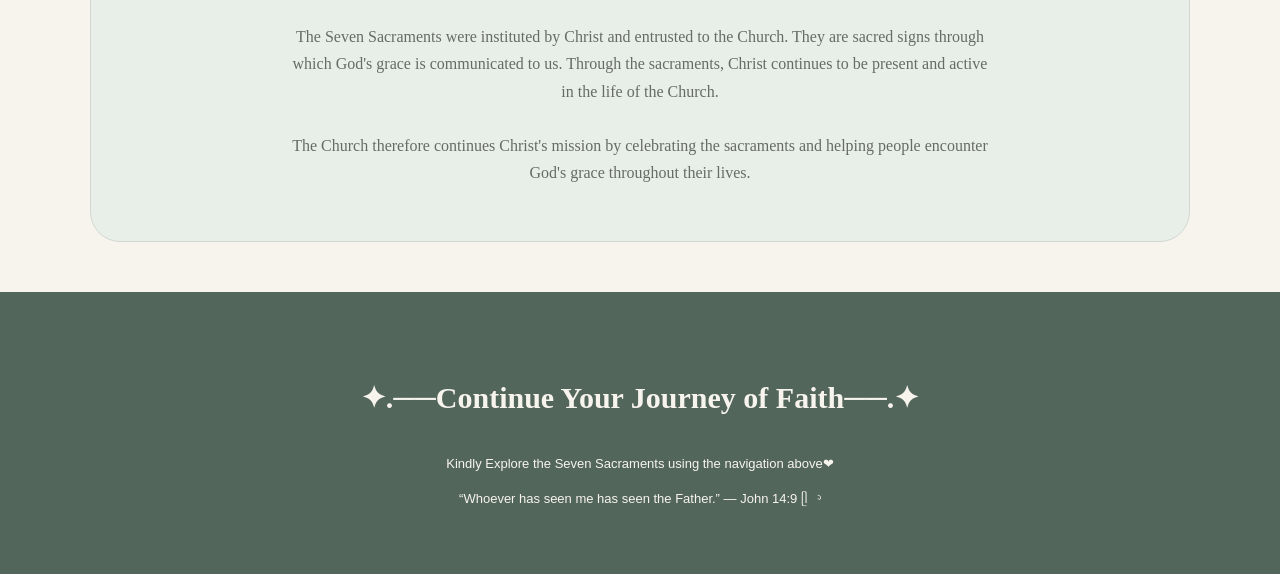
<file: jesus.html>
<!DOCTYPE html>
<html lang="en">

<head>
    <meta charset="UTF-8">
    <meta name="viewport" content="width=device-width, initial-scale=1.0">

    <title>Jesus as the Primordial Sacrament</title>

    <link rel="stylesheet" href="styles.css">
</head>

<body>
<div id="musicPrompt">
    ♫⋆｡♪₊˚♬゚。Tap to enable background music
</div>
    <header>

        <h1>Jesus as the Primordial Sacramentᯓ★</h1>

        <p>
            The Visible Sign of God's Loveᥫ᭡
        </p>

    </header>


    <nav>

        <a href="index.html">Home</a>

        <a href="jesus.html">Jesus</a>

        <a href="baptism.html">Baptism</a>

        <a href="confirmation.html">Confirmation</a>

        <a href="eucharist.html">Eucharist</a>

        <a href="reconciliation.html">Reconciliation</a>

        <a href="anointing.html">Anointing</a>

        <a href="holy-orders.html">Holy Orders</a>

        <a href="matrimony.html">Matrimony</a>

    </nav>


    <main>


        <section class="hero">

            <div class="hero-text">

                <p class="small-title">
                    JESUS CHRIST
                </p>

                <h2>
                    The Primordial<br>
                    Sacrament
                </h2>

                <p>
                    Primordial means first, original, or fundamental. Jesus is called the Primordial Sacrament because He is the fullest and original 
visible expression of God’s love and grace. He is the perfect sign and presence of God’s love among humanity. 
                </p>

                <p>
                    Through His words, actions, compassion, death,
                    and resurrection, Jesus reveals who God is and
                    invites us into a relationship with Him.
                </p>

            </div>


            <div class="hero-card">

<div class="icon">
  <img src="photo1.jpg" alt="photo 1">
</div>

              
        </section>


        <section>

            <p class="small-title">
                UNDERSTANDING THE SACRAMENT
            </p>

            <h2>
                Why is Jesus called a sacrament?
            </h2>


            <div class="sacrament-grid">


                <div class="sacrament-card">


                    <h3>
                        Visible
                    </h3>

                    <p>
                        Jesus lived among humanity and made God's
                        love visible through His life and ministry.
                    </p>

                </div>


                <div class="sacrament-card">


                    <h3>
                        God's Love
                    </h3>

                    <p>
                        Jesus shows us the Father's mercy,
                        compassion, forgiveness, and love.
                    </p>

                </div>


                <div class="sacrament-card">

                    <h3>
                        God's Grace
                    </h3>

                    <p>
                        Through Christ, we receive God's grace
                        and are invited to live a life of faith.
                    </p>

                </div>


            </div>

        </section>


        <section class="about">

            <h2>
                Jesus and the Seven Sacraments
            </h2>

            <p>
                The Seven Sacraments were instituted by Christ
                and entrusted to the Church. They are sacred signs
                through which God's grace is communicated to us.
                Through the sacraments, Christ continues to be
                present and active in the life of the Church.
            </p>

            <br>

            <p>
                The Church therefore continues Christ's mission
                by celebrating the sacraments and helping people
                encounter God's grace throughout their lives.
            </p>

        </section>


    </main>


    <footer>

        <h3>
            ✦.──Continue Your Journey of Faith──.✦
        </h3>

        <p>
            Kindly Explore the Seven Sacraments using the navigation above❤︎‬
        </p>

        <p>
            “Whoever has seen me has seen the Father.” — John 14:9 ᥫ᭡
        </p>

    </footer>
<!-- BACKGROUND MUSIC -->
<audio id="backgroundMusic" loop preload="auto">
    <source src="Awit ng Paghahangad Instrumental.mp3" type="audio/mpeg">
</audio>

<script>
const music = document.getElementById("backgroundMusic");

// Remember where the song was
const savedTime = localStorage.getItem("musicTime");

if (savedTime) {
    music.currentTime = parseFloat(savedTime);
}

// Start music after the first interaction
function startMusic() {
    music.play().then(() => {
        const prompt = document.getElementById("musicPrompt");

        if (prompt) {
            prompt.style.display = "none";
        }

        localStorage.setItem("musicEnabled", "true");
    }).catch(() => {});
}

document.addEventListener("click", startMusic);
document.addEventListener("touchstart", startMusic);

// Save the current position regularly
setInterval(() => {
    if (!music.paused) {
        localStorage.setItem("musicTime", music.currentTime);
    }
}, 200);

// Save the exact position before leaving the page
window.addEventListener("beforeunload", () => {
    localStorage.setItem("musicTime", music.currentTime);
});
</script>


<!-- YOUTUBE VIDEO CONTROL -->
<script src="https://www.youtube.com/iframe_api"></script>

<script>
let players = [];

function onYouTubeIframeAPIReady() {
    document.querySelectorAll("iframe[src*='youtube.com/embed/']").forEach((iframe) => {
        players.push(new YT.Player(iframe, {
            events: {
                onStateChange: function(event) {
                    const music = document.getElementById("backgroundMusic");

                    if (event.data === YT.PlayerState.PLAYING) {
                        music.pause();
                    }

                    if (
                        event.data === YT.PlayerState.ENDED ||
                        event.data === YT.PlayerState.PAUSED
                    ) {
                        music.play().catch(() => {});
                    }
                }
            }
        }));
    });
}

document.addEventListener("visibilitychange", () => {
    if (document.hidden) {
        music.pause();
    }
});

window.addEventListener("pagehide", () => {
    music.pause();
});

</script>

</body>

</html>
</file>
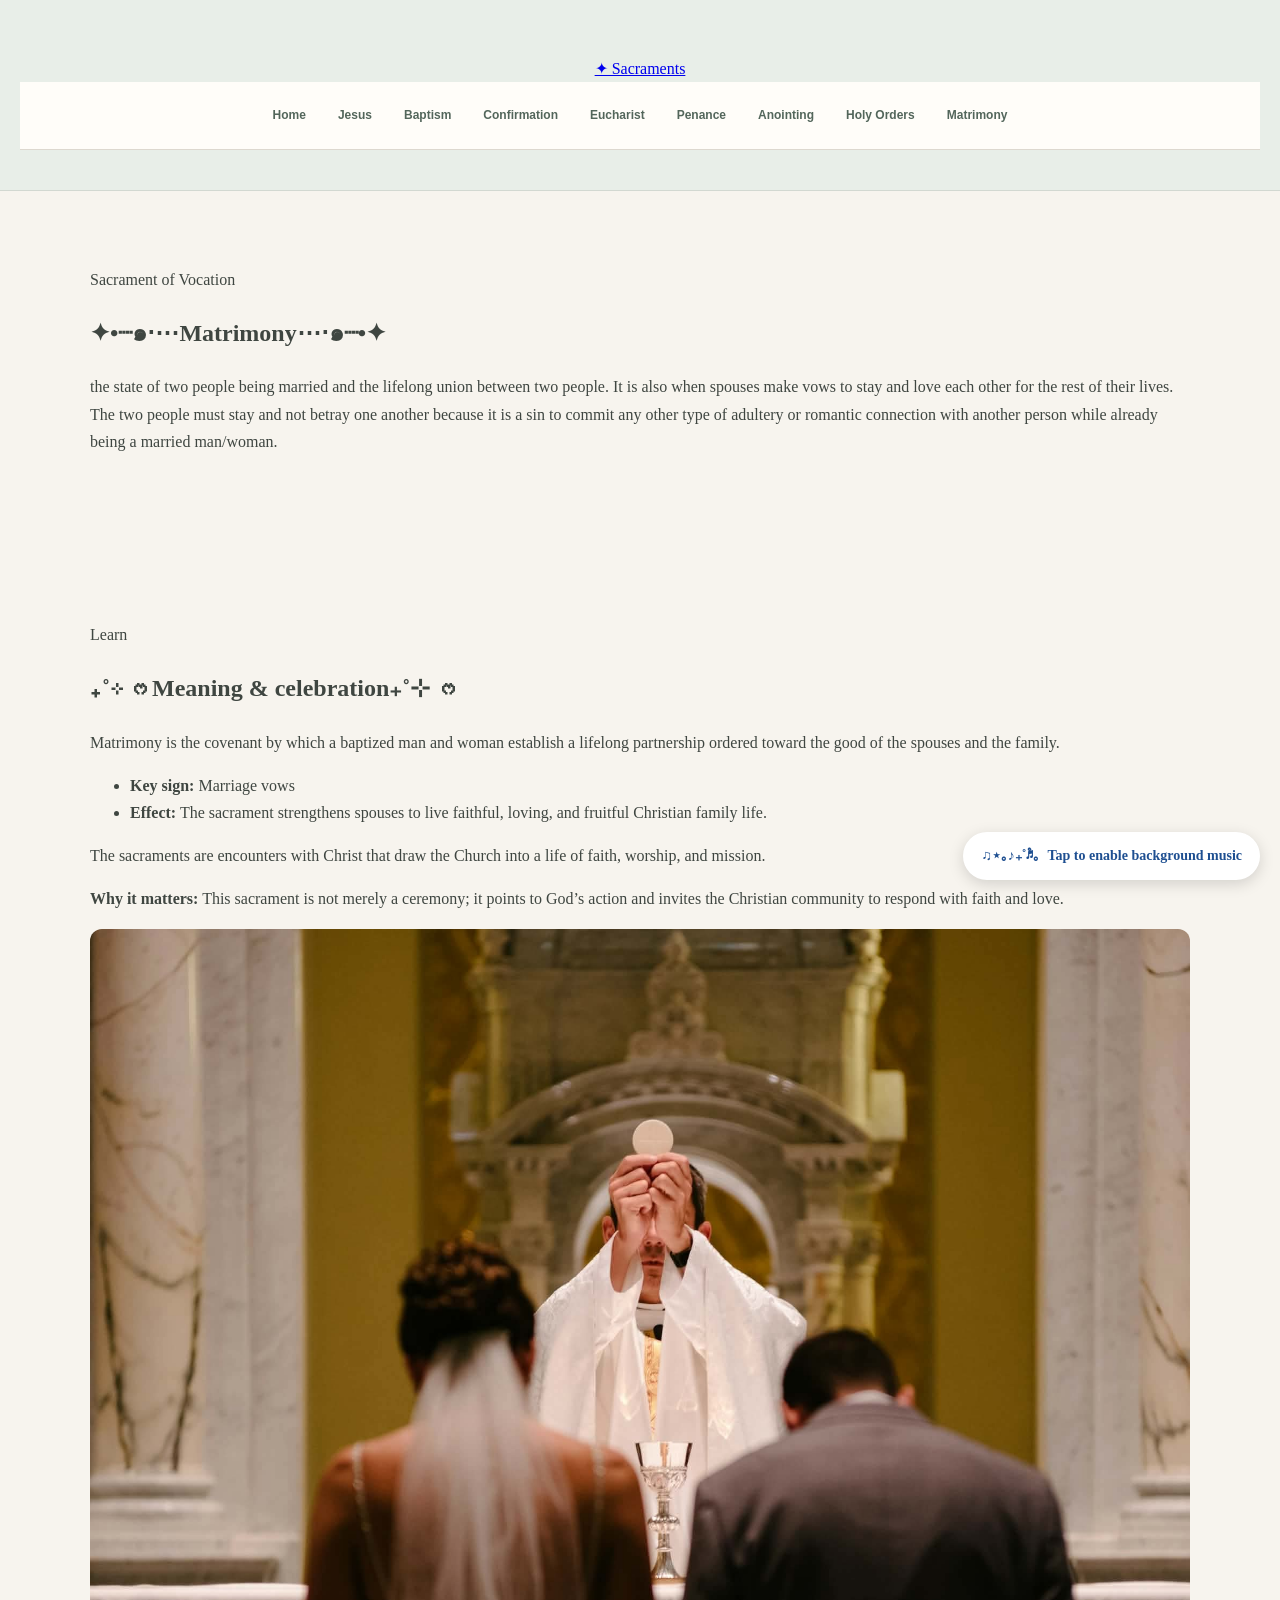
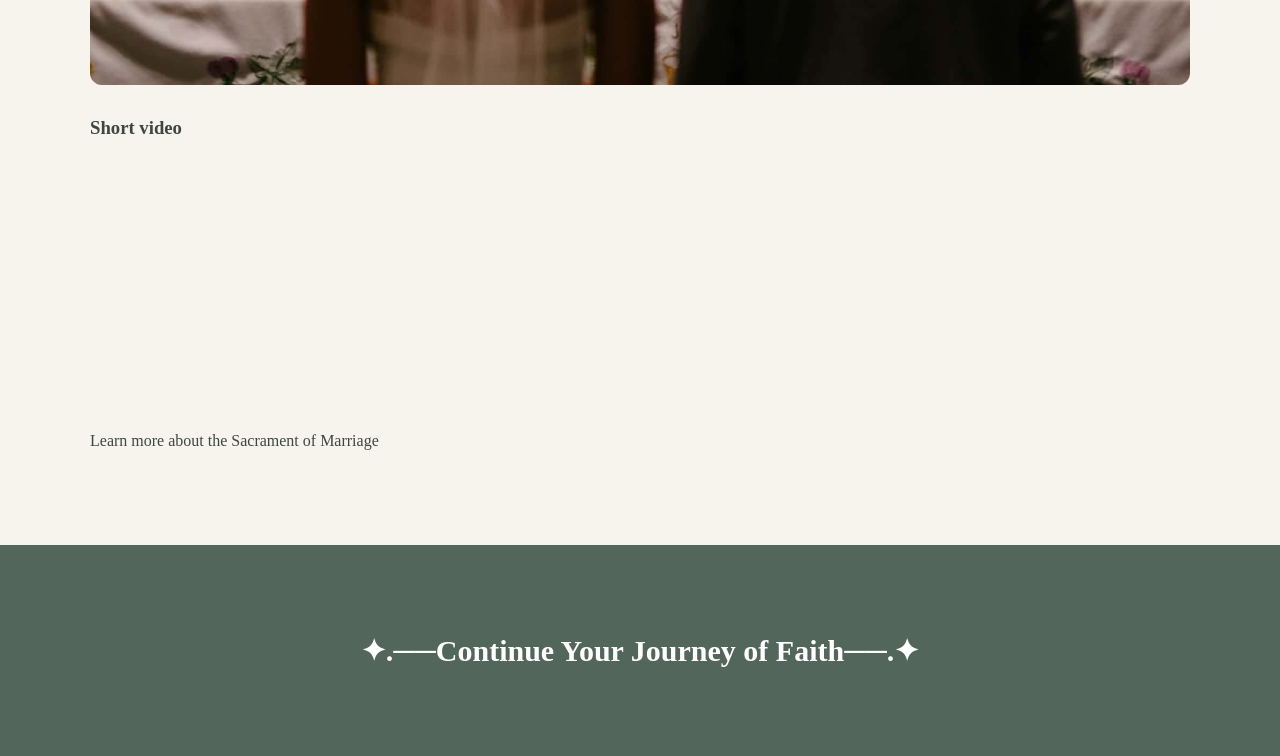
<file: matrimony.html>
<!DOCTYPE html>
<html lang="en">
<head>
<meta charset="UTF-8"><meta name="viewport" content="width=device-width, initial-scale=1.0">
<title>Matrimony | Sacraments</title><link rel="stylesheet" href="styles.css">
</head>
<body>

<div id="musicPrompt">
    ♫⋆｡♪₊˚♬゚。Tap to enable background music
</div>

<header><div class="container nav"><a class="brand" href="index.html">✦ Sacraments</a><nav>
<a href="index.html">Home</a>
<a href="jesus.html">Jesus</a>
<a href="baptism.html">Baptism</a>
<a href="confirmation.html">Confirmation</a>
<a href="eucharist.html">Eucharist</a>
<a href="reconciliation.html">Penance</a>
<a href="anointing.html">Anointing</a>
<a href="orders.html">Holy Orders</a>
<a href="matrimony.html">Matrimony</a>
</nav></div></header>

<main>
<section class="page-hero"><div class="container"><div class="hero-mini">
<div><div class="kicker">Sacrament of Vocation</div><h1>✦•┈๑⋅⋯Matrimony⋯⋅๑┈•✦</h1>
<p class="lead">the state of two people being married and the lifelong union between two people. It is also when spouses make vows to stay and love each other for the rest of their lives. The two people must stay and not betray one another because it is a sin to commit any other type of adultery or romantic connection with another person while already being a married man/woman.</p></div>
</div></div></section>
<section class="section"><div class="container detail">
<div class="info-box"><div class="kicker">Learn</div><h2>₊˚⊹ ᰔMeaning & celebration₊˚⊹ ᰔ</h2>
<p>Matrimony is the covenant by which a baptized man and woman establish a lifelong partnership ordered toward the good of the spouses and the family.</p>
<ul><li><strong>Key sign:</strong> Marriage vows</li><li><strong>Effect:</strong> The sacrament strengthens spouses to live faithful, loving, and fruitful Christian family life.</li></ul>
<div class="quote">The sacraments are encounters with Christ that draw the Church into a life of faith, worship, and mission.</div>
<p><strong>Why it matters:</strong> This sacrament is not merely a ceremony; it points to God’s action and invites the Christian community to respond with faith and love.</p>
</div>
<div>
   <div class="icon">
  <img src="photo9.jpg" alt="photo 9">
</div>
<div class="media" style="margin-top:18px"><h3>Short video</h3>
 <iframe
        width="100%"
        height="240"
        style="border:0;border-radius:15px"
        src="https://www.youtube.com/embed/JpdpApbGWlI?enablejsapi=1"
        title="The Sacrament of Marriage"
        allowfullscreen>
    </iframe>

    <p class="note">
        Learn more about the Sacrament of Marriage
    </p>

</div>
</div></section>
</main>

<footer>
 <div class="container footer-grid">
  <div><h3 style="color:#fff">✦.──Continue Your Journey of Faith──.✦</h3>
  </div>
 </div>
</footer>

<!-- BACKGROUND MUSIC -->
<audio id="backgroundMusic" loop preload="auto">
    <source src="Awit ng Paghahangad Instrumental.mp3" type="audio/mpeg">
</audio>

<script>
const music = document.getElementById("backgroundMusic");

// Remember where the song was
const savedTime = localStorage.getItem("musicTime");

if (savedTime) {
    music.currentTime = parseFloat(savedTime);
}

// Start music after the first interaction
function startMusic() {
    music.play().then(() => {
        const prompt = document.getElementById("musicPrompt");

        if (prompt) {
            prompt.style.display = "none";
        }

        localStorage.setItem("musicEnabled", "true");
    }).catch(() => {});
}

document.addEventListener("click", startMusic);
document.addEventListener("touchstart", startMusic);

// Save the current position regularly
setInterval(() => {
    if (!music.paused) {
        localStorage.setItem("musicTime", music.currentTime);
    }
}, 200);

// Save the exact position before leaving the page
window.addEventListener("beforeunload", () => {
    localStorage.setItem("musicTime", music.currentTime);
});
</script>


<!-- YOUTUBE VIDEO CONTROL -->
<script src="https://www.youtube.com/iframe_api"></script>

<script>
let players = [];

function onYouTubeIframeAPIReady() {
    document.querySelectorAll("iframe[src*='youtube.com/embed/']").forEach((iframe) => {
        players.push(new YT.Player(iframe, {
            events: {
                onStateChange: function(event) {
                    const music = document.getElementById("backgroundMusic");

                    if (event.data === YT.PlayerState.PLAYING) {
                        music.pause();
                    }

                    if (
                        event.data === YT.PlayerState.ENDED ||
                        event.data === YT.PlayerState.PAUSED
                    ) {
                        music.play().catch(() => {});
                    }
                }
            }
        }));
    });
}

document.addEventListener("visibilitychange", () => {
    if (document.hidden) {
        music.pause();
    }
});

window.addEventListener("pagehide", () => {
    music.pause();
});

</script>

</body>
</html>
</file>
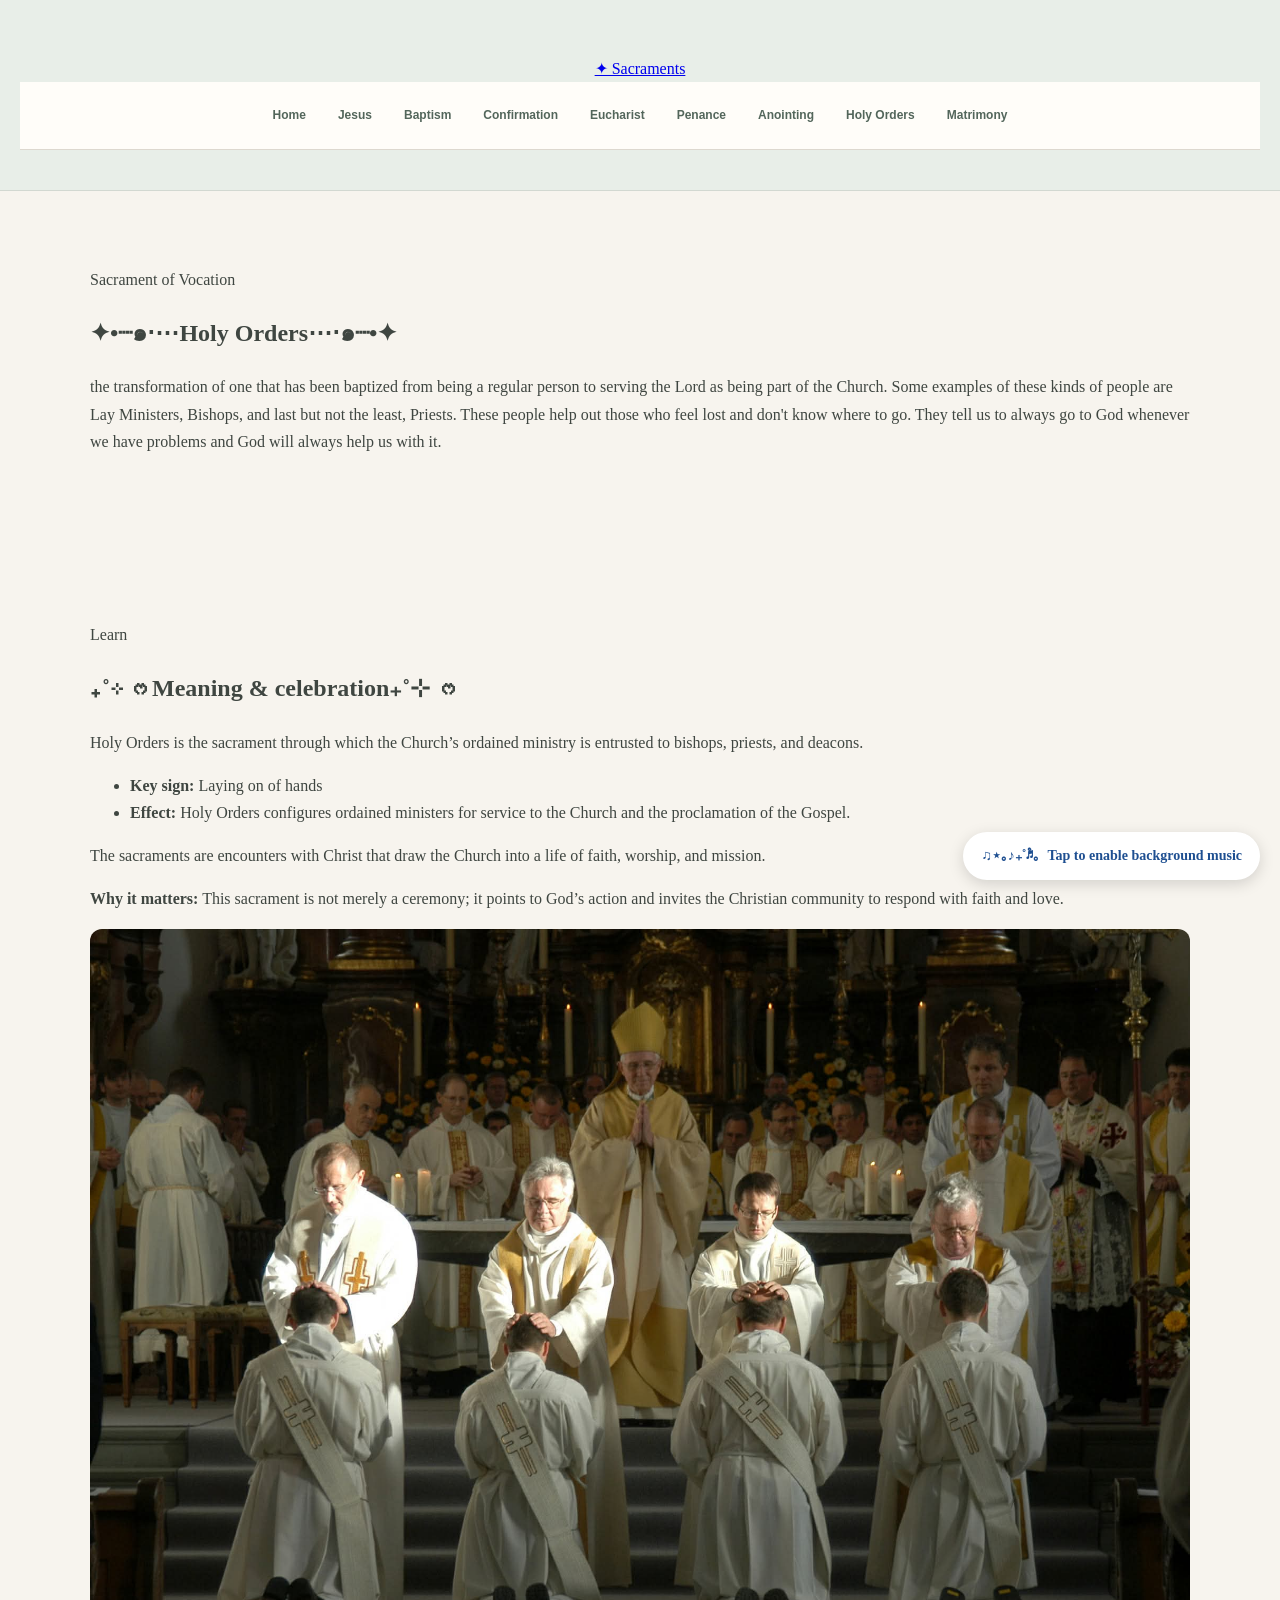
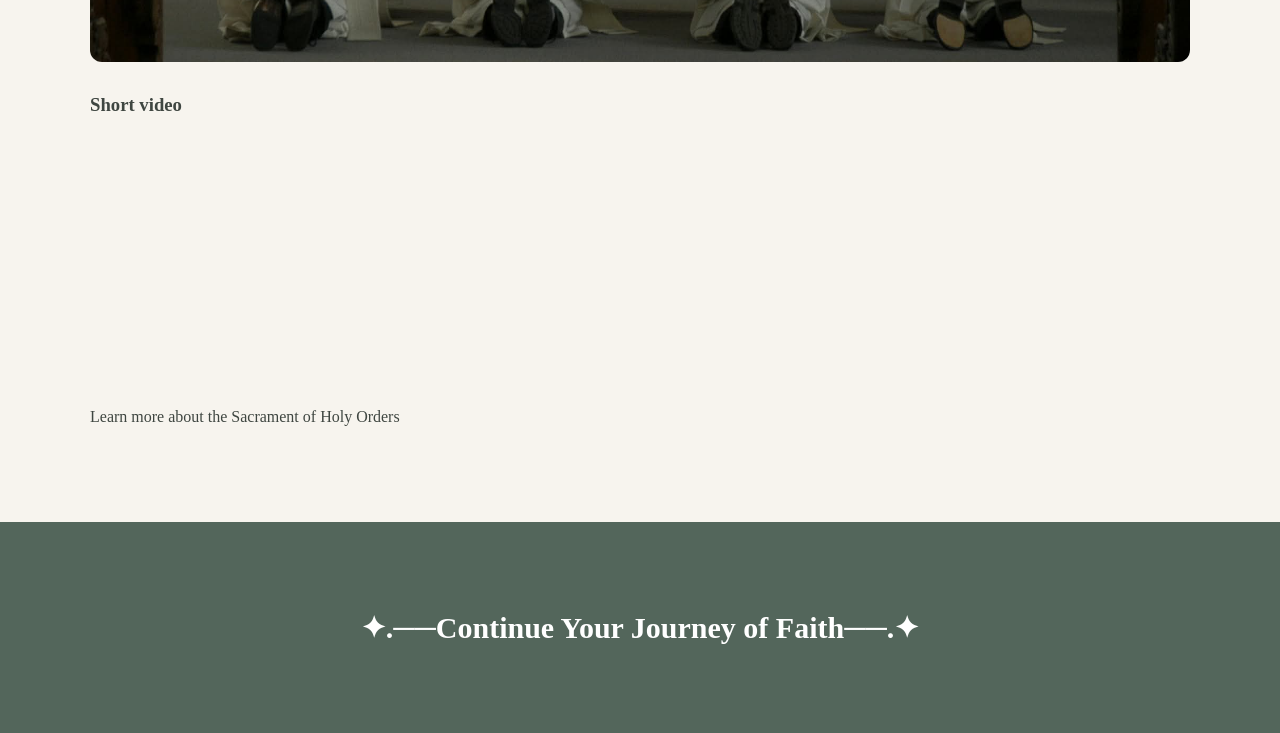
<file: orders.html>
<!DOCTYPE html>
<html lang="en">
<head>
<meta charset="UTF-8"><meta name="viewport" content="width=device-width, initial-scale=1.0">
<title>Holy Orders | Sacraments</title><link rel="stylesheet" href="styles.css">
</head>
<body>

<div id="musicPrompt">
    ♫⋆｡♪₊˚♬゚。Tap to enable background music
</div>

<header><div class="container nav"><a class="brand" href="index.html">✦ Sacraments</a><nav>
<a href="index.html">Home</a>
<a href="jesus.html">Jesus</a>
<a href="baptism.html">Baptism</a>
<a href="confirmation.html">Confirmation</a>
<a href="eucharist.html">Eucharist</a>
<a href="reconciliation.html">Penance</a>
<a href="anointing.html">Anointing</a>
<a href="orders.html">Holy Orders</a>
<a href="matrimony.html">Matrimony</a>
</nav></div></header>

<main>
<section class="page-hero"><div class="container"><div class="hero-mini">
<div><div class="kicker">Sacrament of Vocation</div><h1>✦•┈๑⋅⋯Holy Orders⋯⋅๑┈•✦</h1>
<p class="lead">the transformation of one that has been baptized from being a regular person to serving the Lord as being part of the Church. Some examples of these kinds of people are Lay Ministers, Bishops, and last but not the least, Priests. These people help out those who feel lost and don't know where to go. They tell us to always go to God whenever we have problems and God will always help us with it.</p></div>
</div></div></section>
<section class="section"><div class="container detail">
<div class="info-box"><div class="kicker">Learn</div><h2>₊˚⊹ ᰔMeaning & celebration₊˚⊹ ᰔ</h2>
<p>Holy Orders is the sacrament through which the Church’s ordained ministry is entrusted to bishops, priests, and deacons.</p>
<ul><li><strong>Key sign:</strong> Laying on of hands</li><li><strong>Effect:</strong> Holy Orders configures ordained ministers for service to the Church and the proclamation of the Gospel.</li></ul>
<div class="quote">The sacraments are encounters with Christ that draw the Church into a life of faith, worship, and mission.</div>
<p><strong>Why it matters:</strong> This sacrament is not merely a ceremony; it points to God’s action and invites the Christian community to respond with faith and love.</p>
</div>
<div>
<div class="icon">
 <img src="photo8.jpg" alt="photo 8">
</div>
<div class="media" style="margin-top:18px"><h3>Short video</h3>
 <iframe
        width="100%"
        height="240"
        style="border:0;border-radius:15px"
        src="https://www.youtube.com/embed/mCiy5ajOV6Q?enablejsapi=1"
        title="The Sacrament of the Holy Orders"
        allowfullscreen>
    </iframe>

    <p class="note">
        Learn more about the Sacrament of Holy Orders
    </p>

</div>
</div></section>
</main>


<footer>
 <div class="container footer-grid">
  <div><h3 style="color:#fff">✦.──Continue Your Journey of Faith──.✦</h3>
  </div>
 </div>
</footer>

<!-- BACKGROUND MUSIC -->
<audio id="backgroundMusic" loop preload="auto">
    <source src="Awit ng Paghahangad Instrumental.mp3" type="audio/mpeg">
</audio>

<script>
const music = document.getElementById("backgroundMusic");

// Remember where the song was
const savedTime = localStorage.getItem("musicTime");

if (savedTime) {
    music.currentTime = parseFloat(savedTime);
}

// Start music after the first interaction
function startMusic() {
    music.play().then(() => {
        const prompt = document.getElementById("musicPrompt");

        if (prompt) {
            prompt.style.display = "none";
        }

        localStorage.setItem("musicEnabled", "true");
    }).catch(() => {});
}

document.addEventListener("click", startMusic);
document.addEventListener("touchstart", startMusic);

// Save the current position regularly
setInterval(() => {
    if (!music.paused) {
        localStorage.setItem("musicTime", music.currentTime);
    }
}, 200);

// Save the exact position before leaving the page
window.addEventListener("beforeunload", () => {
    localStorage.setItem("musicTime", music.currentTime);
});
</script>


<!-- YOUTUBE VIDEO CONTROL -->
<script src="https://www.youtube.com/iframe_api"></script>

<script>
let players = [];

function onYouTubeIframeAPIReady() {
    document.querySelectorAll("iframe[src*='youtube.com/embed/']").forEach((iframe) => {
        players.push(new YT.Player(iframe, {
            events: {
                onStateChange: function(event) {
                    const music = document.getElementById("backgroundMusic");

                    if (event.data === YT.PlayerState.PLAYING) {
                        music.pause();
                    }

                    if (
                        event.data === YT.PlayerState.ENDED ||
                        event.data === YT.PlayerState.PAUSED
                    ) {
                        music.play().catch(() => {});
                    }
                }
            }
        }));
    });
}

document.addEventListener("visibilitychange", () => {
    if (document.hidden) {
        music.pause();
    }
});

window.addEventListener("pagehide", () => {
    music.pause();
});

</script>

</body>
</html>
</file>
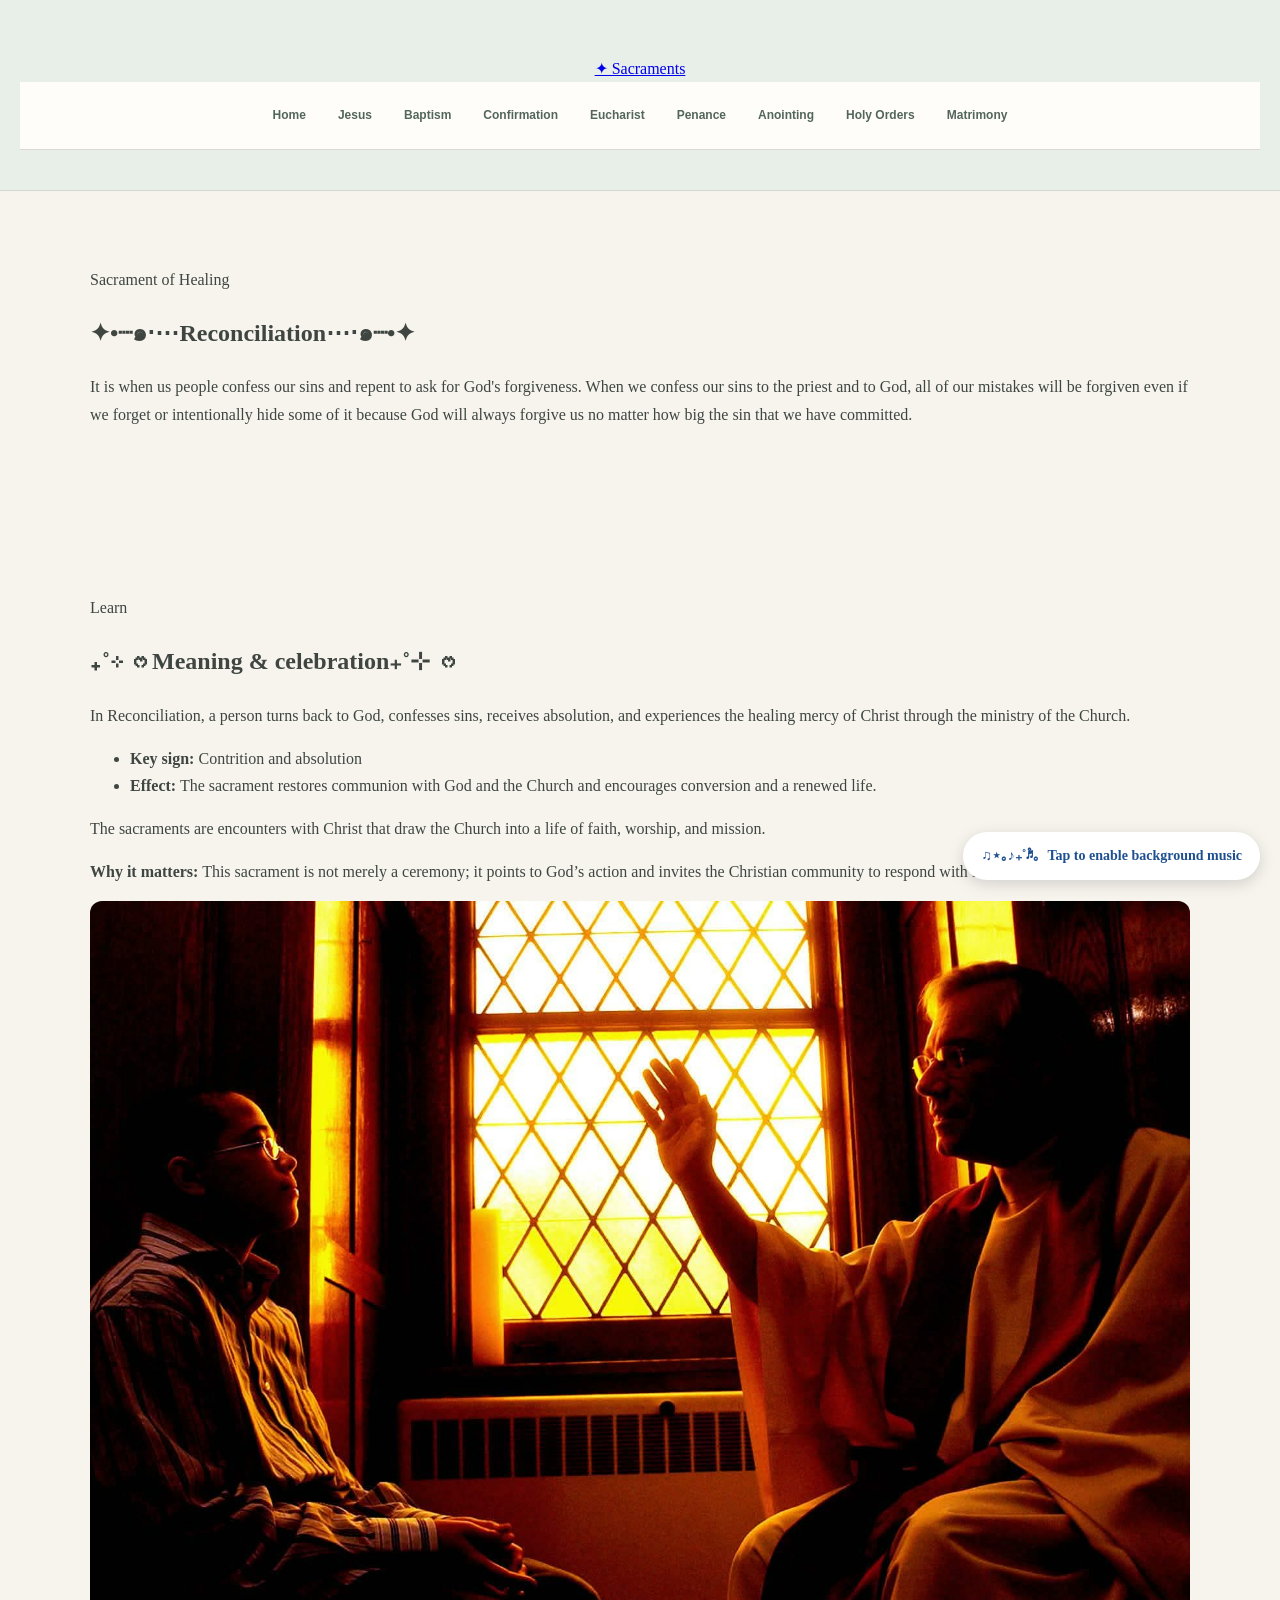
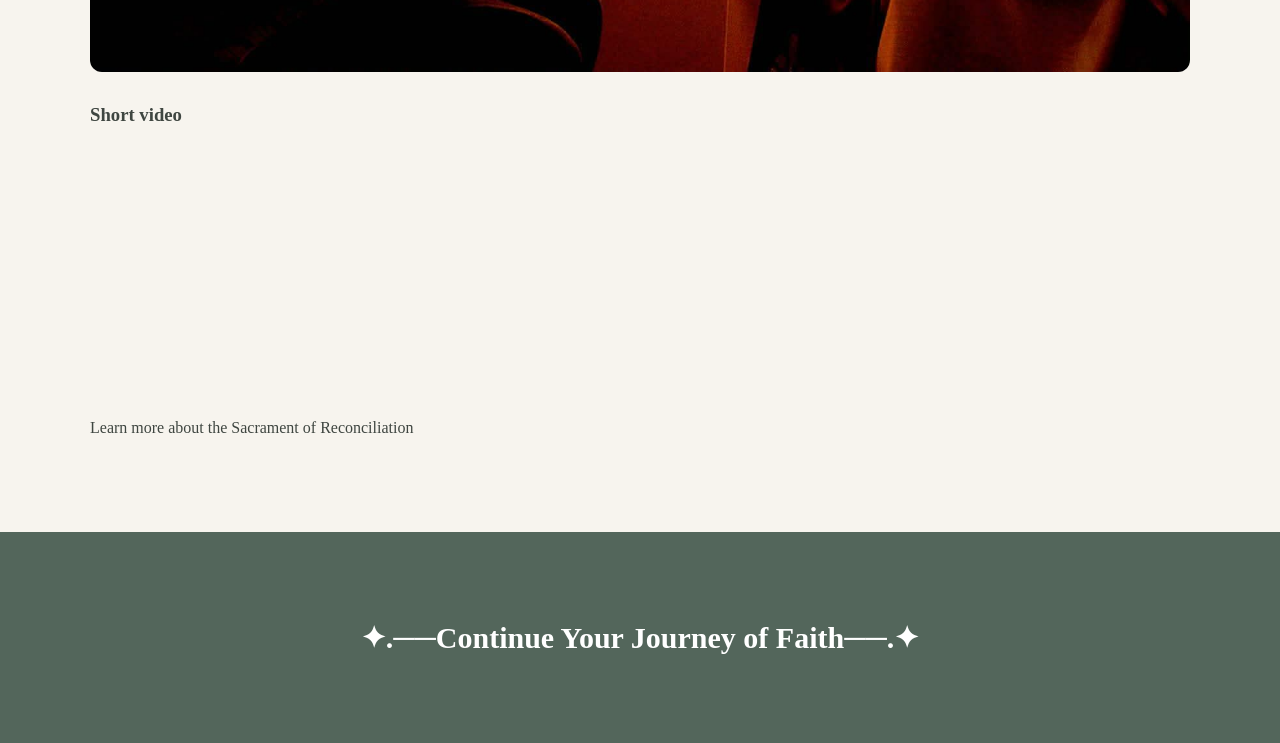
<file: reconciliation.html>
<!DOCTYPE html>
<html lang="en">
<head>
<meta charset="UTF-8"><meta name="viewport" content="width=device-width, initial-scale=1.0">
<title>Reconciliation / Penance | Sacraments</title><link rel="stylesheet" href="styles.css">
</head>
<body>

<div id="musicPrompt">
   ♫⋆｡♪₊˚♬゚。Tap to enable background music
</div>

<header><div class="container nav"><a class="brand" href="index.html">✦ Sacraments</a><nav>
<a href="index.html">Home</a>
<a href="jesus.html">Jesus</a>
<a href="baptism.html">Baptism</a>
<a href="confirmation.html">Confirmation</a>
<a href="eucharist.html">Eucharist</a>
<a href="reconciliation.html">Penance</a>
<a href="anointing.html">Anointing</a>
<a href="orders.html">Holy Orders</a>
<a href="matrimony.html">Matrimony</a>
</nav></div></header>

<main>
<section class="page-hero"><div class="container"><div class="hero-mini">
<div><div class="kicker">Sacrament of Healing</div><h1>✦•┈๑⋅⋯Reconciliation⋯⋅๑┈•✦</h1>
<p class="lead">	It is when us people confess our sins and repent to ask for God's forgiveness. When we confess our sins to the priest and to God, all of our mistakes will be forgiven even if we forget or intentionally hide some of it because God will always forgive us no matter how big the sin that we have committed.</p></div>
</div></div></section>
<section class="section"><div class="container detail">
<div class="info-box"><div class="kicker">Learn</div><h2>₊˚⊹ ᰔMeaning & celebration₊˚⊹ ᰔ</h2>
<p>In Reconciliation, a person turns back to God, confesses sins, receives absolution, and experiences the healing mercy of Christ through the ministry of the Church.</p>
<ul><li><strong>Key sign:</strong> Contrition and absolution</li><li><strong>Effect:</strong> The sacrament restores communion with God and the Church and encourages conversion and a renewed life.</li></ul>
<div class="quote">The sacraments are encounters with Christ that draw the Church into a life of faith, worship, and mission.</div>
<p><strong>Why it matters:</strong> This sacrament is not merely a ceremony; it points to God’s action and invites the Christian community to respond with faith and love.</p>
</div>
<div>
   <div class="icon">
  <img src="photo6.jpg" alt="photo 6">
</div>
<div class="media" style="margin-top:18px"><h3>Short video</h3>
 <iframe
        width="100%"
        height="240"
        style="border:0;border-radius:15px"
        src="https://www.youtube.com/embed/pmDkBFlDDes?enablejsapi=1"
        title="The Sacrament of the Reconciliation"
        allowfullscreen>
    </iframe>

    <p class="note">
        Learn more about the Sacrament of Reconciliation
    </p>

</div>
</div></section>
</main>


<footer>
 <div class="container footer-grid">
  <div><h3 style="color:#fff">✦.──Continue Your Journey of Faith──.✦</h3>
  </div>
 </div>
</footer>

<!-- BACKGROUND MUSIC -->
<audio id="backgroundMusic" loop preload="auto">
    <source src="Awit ng Paghahangad Instrumental.mp3" type="audio/mpeg">
</audio>

<script>
const music = document.getElementById("backgroundMusic");

// Remember where the song was
const savedTime = localStorage.getItem("musicTime");

if (savedTime) {
    music.currentTime = parseFloat(savedTime);
}

// Start music after the first interaction
function startMusic() {
    music.play().then(() => {
        const prompt = document.getElementById("musicPrompt");

        if (prompt) {
            prompt.style.display = "none";
        }

        localStorage.setItem("musicEnabled", "true");
    }).catch(() => {});
}

document.addEventListener("click", startMusic);
document.addEventListener("touchstart", startMusic);

// Save the current position regularly
setInterval(() => {
    if (!music.paused) {
        localStorage.setItem("musicTime", music.currentTime);
    }
}, 200);

// Save the exact position before leaving the page
window.addEventListener("beforeunload", () => {
    localStorage.setItem("musicTime", music.currentTime);
});
</script>


<!-- YOUTUBE VIDEO CONTROL -->
<script src="https://www.youtube.com/iframe_api"></script>

<script>
let players = [];

function onYouTubeIframeAPIReady() {
    document.querySelectorAll("iframe[src*='youtube.com/embed/']").forEach((iframe) => {
        players.push(new YT.Player(iframe, {
            events: {
                onStateChange: function(event) {
                    const music = document.getElementById("backgroundMusic");

                    if (event.data === YT.PlayerState.PLAYING) {
                        music.pause();
                    }

                    if (
                        event.data === YT.PlayerState.ENDED ||
                        event.data === YT.PlayerState.PAUSED
                    ) {
                        music.play().catch(() => {});
                    }
                }
            }
        }));
    });
}

document.addEventListener("visibilitychange", () => {
    if (document.hidden) {
        music.pause();
    }
});

window.addEventListener("pagehide", () => {
    music.pause();
});

</script>

</body>

</html>
</file>
<file: styles.css>
/* =========================
   GENERAL STYLES
========================= */

* {
    box-sizing: border-box;
}

html {
    scroll-behavior: smooth;
}

body {
    margin: 0;
    background-color: #f7f4ee;
    color: #3f4641;
    font-family: Georgia, "Times New Roman", serif;
    line-height: 1.7;
}


/* =========================
   HEADER
========================= */

header {
    text-align: center;
    padding: 55px 20px 40px;
    background-color: #e8eee8;
    border-bottom: 1px solid #d2d8d1;
}

header h1 {
    margin: 0;
    color: #53665b;
    font-size: 48px;
    letter-spacing: 1px;
}

header p {
    margin-top: 8px;
    color: #777b76;
    font-size: 15px;
    letter-spacing: 3px;
    text-transform: uppercase;
}


/* =========================
   NAVIGATION
========================= */

nav {
    display: flex;
    justify-content: center;
    flex-wrap: wrap;
    gap: 8px;

    padding: 15px 20px;

    background-color: #fffdf9;
    border-bottom: 1px solid #ddd8cf;

    position: sticky;
    top: 0;
    z-index: 10;
}

nav a {
    color: #53665b;
    text-decoration: none;

    font-family: Arial, sans-serif;
    font-size: 12px;
    font-weight: bold;

    padding: 8px 12px;

    border-radius: 20px;
}

nav a:hover {
    background-color: #e8eee8;
}


/* =========================
   MAIN CONTENT
========================= */

main {
    width: 90%;
    max-width: 1100px;
    margin: auto;
}

section {
    padding: 75px 0;
}


/* =========================
   HERO SECTION
========================= */

.hero {
    min-height: 620px;

    display: grid;
    grid-template-columns: 1.2fr 0.8fr;

    gap: 50px;

    align-items: center;
}

.small-title {
    color: #8a7568;

    font-family: Arial, sans-serif;
    font-size: 12px;
    font-weight: bold;

    letter-spacing: 3px;
}


.hero h2 {
    color: #53665b;
    font-size: 64px;
    line-height: 1;

    margin: 15px 0 25px;
}

.hero-text > p:not(.small-title) {
    max-width: 600px;
    color: #666b66;
    font-size: 17px;
}


/* =========================
   BUTTON
========================= */

.button {
    display: inline-block;

    margin-top: 15px;

    padding: 12px 22px;

    background-color: #64776b;
    color: white;

    border-radius: 30px;

    text-decoration: none;

    font-family: Arial, sans-serif;
    font-size: 13px;
    font-weight: bold;
}

.button:hover {
    background-color: #4f6156;
}


/* =========================
   HERO CARD
========================= */

.hero-card {
    padding: 45px 30px;

    background-color: #fffdf9;

    border: 1px solid #ddd8cf;
    border-radius: 30px;

    text-align: center;

    box-shadow: 0 15px 40px rgba(70, 75, 65, 0.10);
}

.cross {
    width: 130px;
    height: 130px;

    display: flex;
    align-items: center;
    justify-content: center;

    margin: auto auto 25px;

    background-color: #e7eee8;

    border-radius: 50%;

    color: #65776b;

    font-size: 65px;
}

.hero-card h3 {
    color: #596a61;
    font-size: 25px;
}

.hero-card p {
    color: #777b76;
    font-size: 14px;
}


/* =========================
   SACRAMENT SECTION
========================= */

#sacraments h2 {
    color: #53665b;
    font-size: 45px;
    margin-top: 5px;
}

.sacrament-grid {
    display: grid;

    grid-template-columns: repeat(3, 1fr);

    gap: 20px;

    margin-top: 35px;
}


/* =========================
   SACRAMENT CARDS
========================= */

.sacrament-card {
    display: block;

    padding: 28px;

    background-color: #fffdf9;

    border: 1px solid #ddd8cf;
    border-radius: 22px;

    text-decoration: none;

    transition: 0.25s;
}

.sacrament-card:hover {
    transform: translateY(-7px);

    box-shadow: 0 15px 30px rgba(70, 75, 65, 0.10);

    background-color: #fafbf8;
}

.sacrament-card span {
    font-size: 35px;
}

.sacrament-card h3 {
    margin: 12px 0 5px;

    color: #53665b;

    font-size: 25px;
}

.sacrament-card p {
    margin: 0;

    color: #777b76;

    font-family: Arial, sans-serif;
    font-size: 13px;
}


/* =========================
   JESUS SECTION
========================= */

.about {
    margin-bottom: 50px;

    padding: 55px;

    background-color: #e8eee8;

    border: 1px solid #d2d8d1;
    border-radius: 30px;

    text-align: center;
}

.about h2 {
    margin-top: 0;

    color: #53665b;

    font-size: 42px;
}

.about p {
    max-width: 700px;

    margin: auto;

    color: #666b66;
}

.icon img {
    width: 100%;
    height: 100%;
    object-fit: cover;
    border-radius: 12px;
}



/* =========================
   FOOTER
========================= */

footer {
    padding: 50px 20px;

    background-color: #53665b;

    color: #f7f4ee;

    text-align: center;
}

footer h3 {
    font-size: 30px;
}

footer p {
    font-family: Arial, sans-serif;
    font-size: 13px;
}


/* =========================
   MOBILE
========================= */

@media (max-width: 800px) {

    .hero {
        grid-template-columns: 1fr;

        padding-top: 40px;
    }

    .hero h2 {
        font-size: 50px;
    }

    .sacrament-grid {
        grid-template-columns: 1fr 1fr;
    }
}


@media (max-width: 550px) {

    header h1 {
        font-size: 38px;
    }

    .hero h2 {
        font-size: 44px;
    }

    .sacrament-grid {
        grid-template-columns: 1fr;
    }

    .about {
        padding: 35px 20px;
    }

}



#musicPrompt {
    position: fixed;
    bottom: 20px;
    right: 20px;
    background: white;
    color: #1e4f91;
    padding: 12px 18px;
    border-radius: 25px;
    box-shadow: 0 4px 15px rgba(0, 0, 0, 0.15);
    font-size: 14px;
    font-weight: 600;
    cursor: pointer;
    z-index: 9999;
    transition: 0.3s ease;
}

#musicPrompt:hover {
    transform: translateY(-3px);
}
</file>
